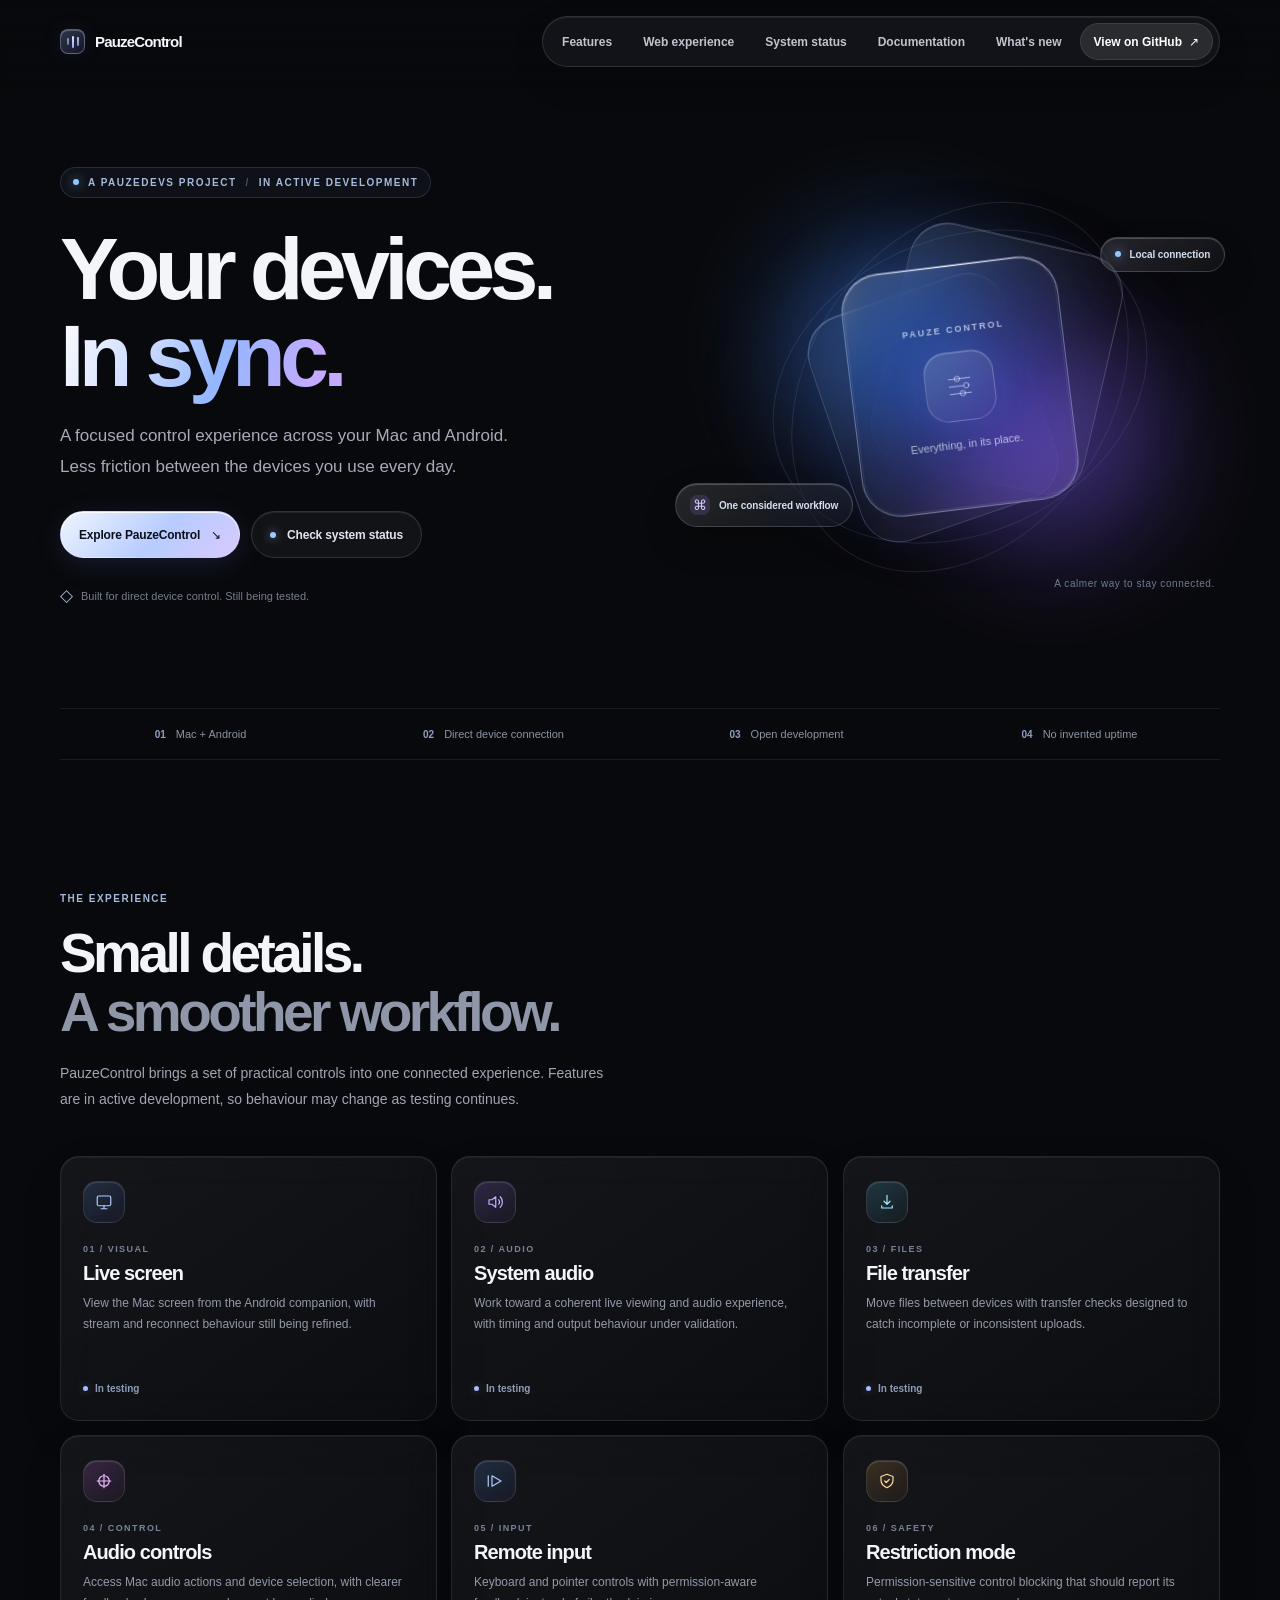
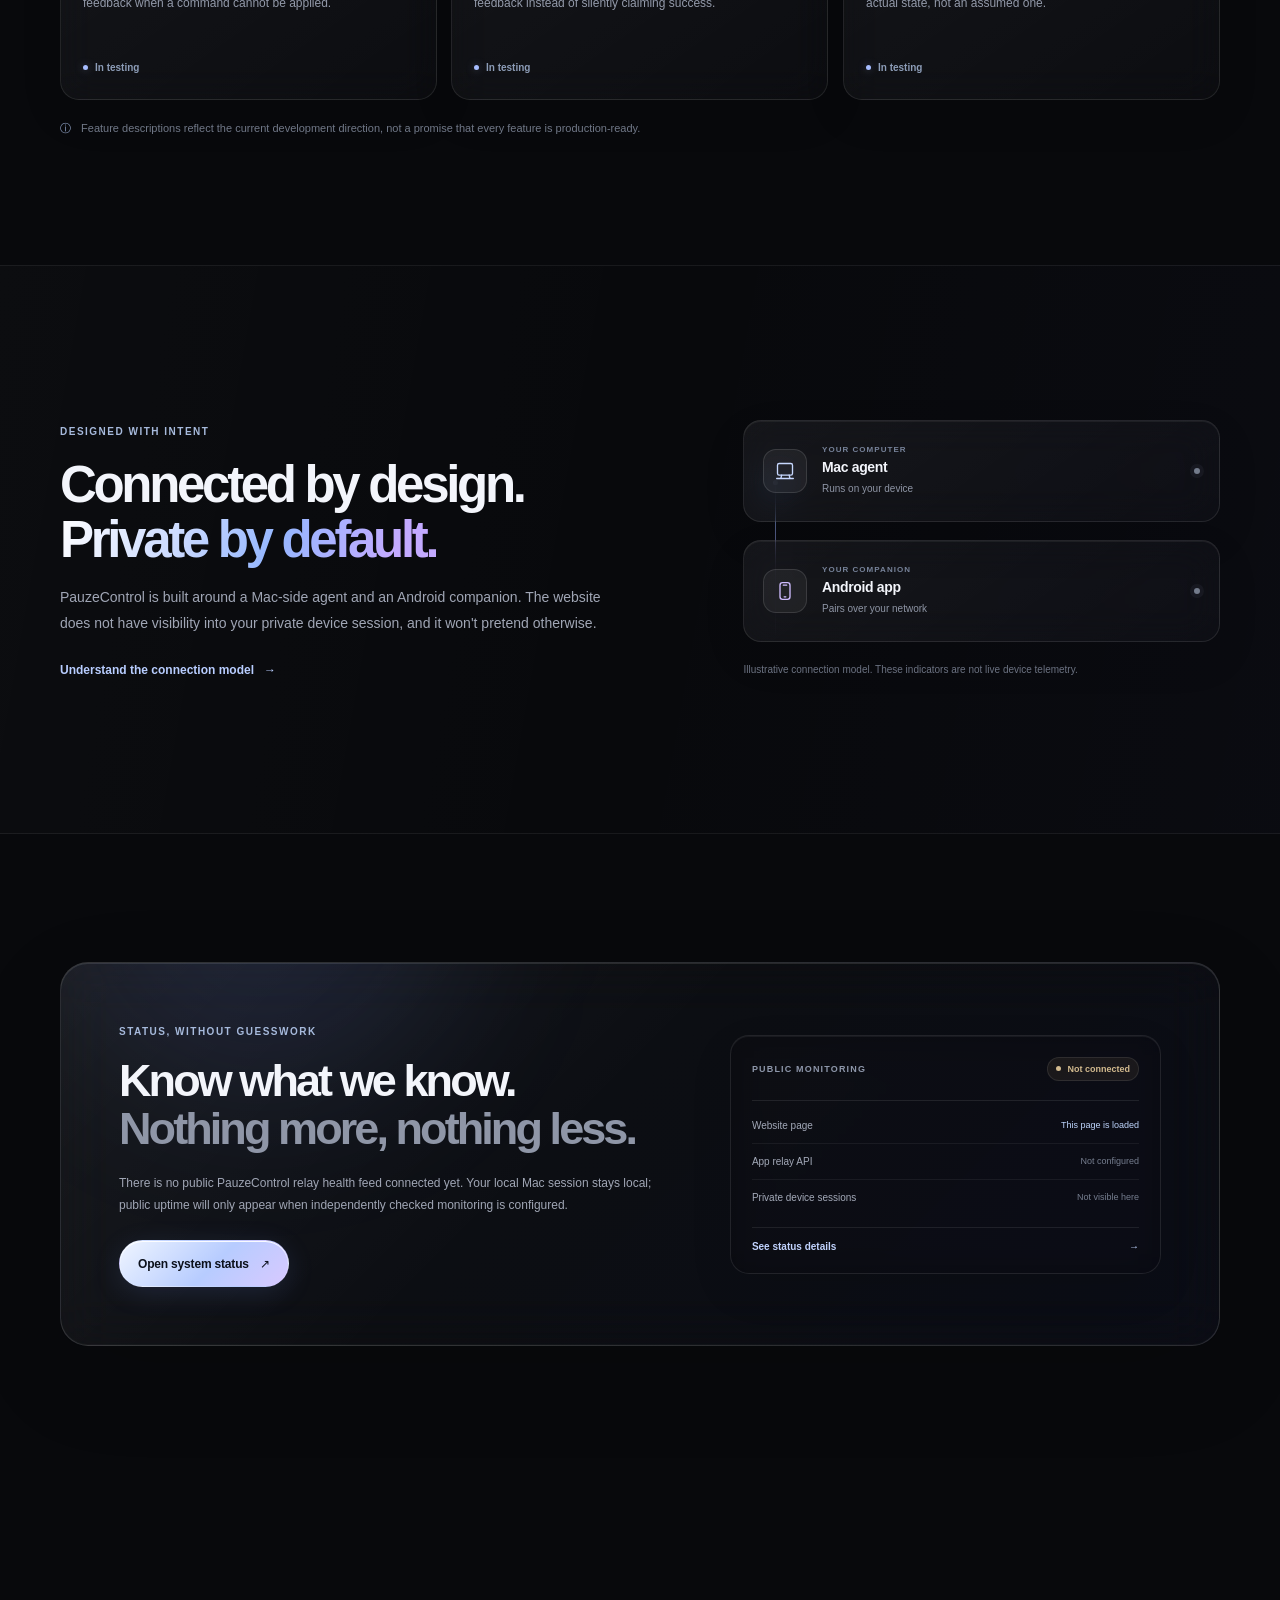
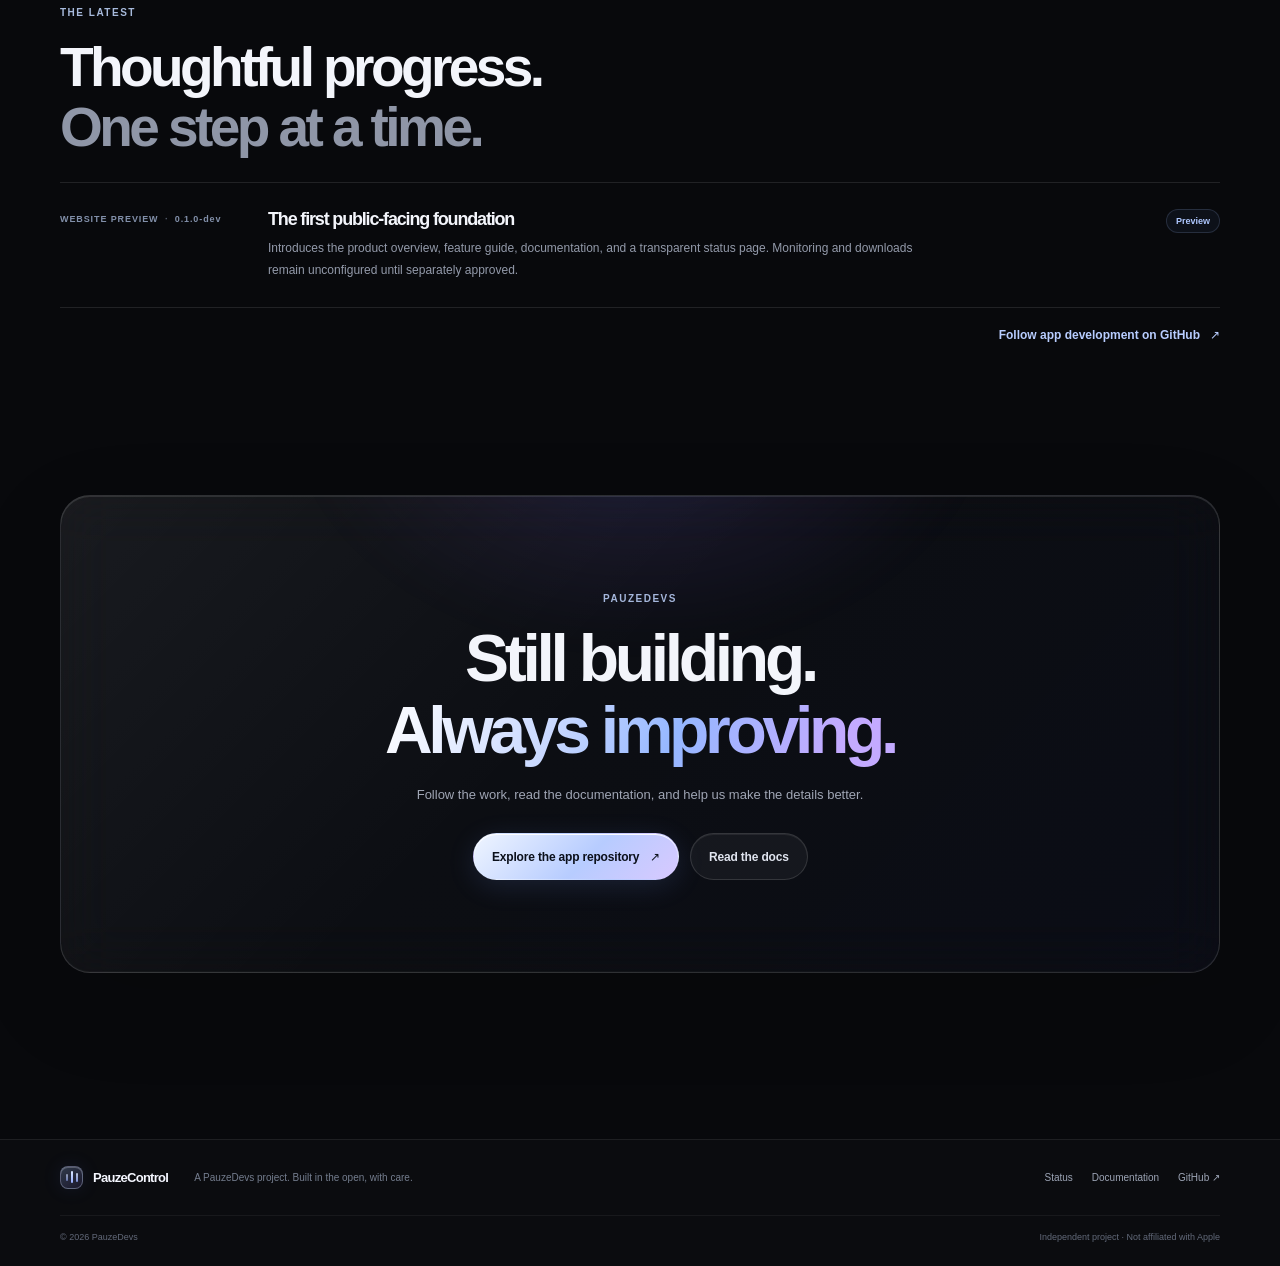
<file: index.html>
<!doctype html>
<html lang="en">
<head>
  <meta charset="utf-8">
  <meta name="viewport" content="width=device-width, initial-scale=1">
  <meta name="theme-color" content="#08090c">
  <meta name="description" content="PauzeControl connects your Mac and Android into one focused control experience. Explore features, documentation, and honest service status.">
  <link rel="canonical" href="https://pauzedevs.github.io/PauzeControl-Website/">
  <meta property="og:url" content="https://pauzedevs.github.io/PauzeControl-Website/">
  <meta name="twitter:card" content="summary">
  <meta name="twitter:title" content="PauzeControl — Your devices, in sync.">
  <meta name="twitter:description" content="A considered way to connect your Mac and Android.">
  <meta property="og:type" content="website">
  <meta property="og:title" content="PauzeControl — Your devices, in sync.">
  <meta property="og:description" content="A considered way to connect your Mac and Android.">
  <title>PauzeControl — Your devices, in sync.</title>
  <link rel="icon" href="assets/favicon.svg" type="image/svg+xml">
  <link rel="stylesheet" href="assets/css/styles.css">
  <script src="assets/js/main.js" defer></script>
</head>
<body>
  <a class="skip-link" href="#main">Skip to content</a>
  <div class="ambient ambient--one" aria-hidden="true"></div>
  <div class="ambient ambient--two" aria-hidden="true"></div>

  <header class="site-header" data-header>
    <div class="shell header-inner">
      <a class="brand" href="index.html" aria-label="PauzeControl home">
        <span class="brand-mark" aria-hidden="true"><span></span><span></span><span></span></span>
        <span>PauzeControl</span>
      </a>
      <button class="menu-toggle glass-icon" type="button" aria-expanded="false" aria-controls="primary-nav" data-menu-toggle>
        <span class="sr-only">Toggle navigation</span>
        <svg viewBox="0 0 24 24" aria-hidden="true"><path d="M4 7h16M4 17h16"/></svg>
      </button>
      <nav class="nav glass-nav" id="primary-nav" aria-label="Main navigation" data-nav>
        <a href="#features">Features</a>
        <a href="control.html">Web experience</a>
        <a href="status.html">System status</a>
        <a href="docs.html">Documentation</a>
        <a href="#changelog">What's new</a>
        <a class="nav-cta" href="https://github.com/PauzeDevs/PauzeControl" target="_blank" rel="noreferrer">View on GitHub <span aria-hidden="true">↗</span></a>
      </nav>
    </div>
  </header>

  <main id="main">
    <section class="hero shell section-pad">
      <div class="hero-copy reveal">
        <div class="eyebrow"><span class="eyebrow-dot"></span> A PauzeDevs project <span class="eyebrow-divider">/</span> In active development</div>
        <h1>Your devices.<br><span class="text-gradient">In sync.</span></h1>
        <p class="hero-lede">A focused control experience across your Mac and Android. Less friction between the devices you use every day.</p>
        <div class="hero-actions">
          <a class="button button-primary" href="#features">Explore PauzeControl <span aria-hidden="true">↘</span></a>
          <a class="button button-glass" href="status.html"><span class="button-status-dot"></span> Check system status</a>
        </div>
        <div class="hero-footnote"><span class="tiny-shield" aria-hidden="true">◇</span> Built for direct device control. Still being tested.</div>
      </div>

      <div class="hero-art reveal reveal-delay-1" aria-label="Abstract animated liquid glass artwork">
        <div class="art-orbit art-orbit--outer"></div>
        <div class="art-orbit art-orbit--inner"></div>
        <div class="art-light art-light--blue"></div>
        <div class="art-light art-light--violet"></div>
        <div class="glass-shape glass-shape--back"></div>
        <div class="glass-shape glass-shape--middle"></div>
        <div class="glass-shape glass-shape--front">
          <span class="glass-shine"></span>
          <span class="glass-shape-label">PAUZE CONTROL</span>
          <span class="glass-symbol" aria-hidden="true">
            <svg viewBox="0 0 64 64"><path d="M12 18h40M12 32h26M12 46h40"/><circle cx="44" cy="32" r="5"/><circle cx="28" cy="18" r="5"/><circle cx="36" cy="46" r="5"/></svg>
          </span>
          <span class="glass-shape-caption">Everything, in its place.</span>
        </div>
        <div class="art-pill art-pill--top glass-surface"><span class="pulse-dot"></span> Local connection</div>
        <div class="art-pill art-pill--bottom glass-surface"><span class="pill-icon" aria-hidden="true">⌘</span> One considered workflow</div>
        <div class="art-caption">A calmer way to stay connected.</div>
      </div>
    </section>

    <section class="trust-strip shell" aria-label="Project principles">
      <div class="trust-item"><span class="trust-icon">01</span><span>Mac + Android</span></div>
      <div class="trust-item"><span class="trust-icon">02</span><span>Direct device connection</span></div>
      <div class="trust-item"><span class="trust-icon">03</span><span>Open development</span></div>
      <div class="trust-item"><span class="trust-icon">04</span><span>No invented uptime</span></div>
    </section>

    <section class="section-pad shell" id="features">
      <div class="section-heading reveal">
        <span class="section-kicker">The experience</span>
        <h2>Small details.<br><span class="muted-heading">A smoother workflow.</span></h2>
        <p>PauzeControl brings a set of practical controls into one connected experience. Features are in active development, so behaviour may change as testing continues.</p>
      </div>
      <div class="feature-grid">
        <article class="feature-card glass-card reveal">
          <div class="feature-icon feature-icon--blue" aria-hidden="true"><svg viewBox="0 0 24 24"><rect x="3" y="4" width="18" height="13" rx="2"/><path d="M8 21h8M12 17v4"/></svg></div>
          <div class="feature-meta">01 / VISUAL</div>
          <h3>Live screen</h3>
          <p>View the Mac screen from the Android companion, with stream and reconnect behaviour still being refined.</p>
          <span class="feature-status"><span></span> In testing</span>
        </article>
        <article class="feature-card glass-card reveal reveal-delay-1">
          <div class="feature-icon feature-icon--violet" aria-hidden="true"><svg viewBox="0 0 24 24"><path d="M4 9v6h4l5 4V5L8 9H4Z"/><path d="M17 9a5 5 0 0 1 0 6M19 5a10 10 0 0 1 0 14"/></svg></div>
          <div class="feature-meta">02 / AUDIO</div>
          <h3>System audio</h3>
          <p>Work toward a coherent live viewing and audio experience, with timing and output behaviour under validation.</p>
          <span class="feature-status"><span></span> In testing</span>
        </article>
        <article class="feature-card glass-card reveal">
          <div class="feature-icon feature-icon--cyan" aria-hidden="true"><svg viewBox="0 0 24 24"><path d="M12 3v12m0 0 4-4m-4 4-4-4"/><path d="M5 17v3h14v-3"/></svg></div>
          <div class="feature-meta">03 / FILES</div>
          <h3>File transfer</h3>
          <p>Move files between devices with transfer checks designed to catch incomplete or inconsistent uploads.</p>
          <span class="feature-status"><span></span> In testing</span>
        </article>
        <article class="feature-card glass-card reveal reveal-delay-1">
          <div class="feature-icon feature-icon--pink" aria-hidden="true"><svg viewBox="0 0 24 24"><path d="M12 3v18M3 12h18"/><circle cx="12" cy="12" r="7"/></svg></div>
          <div class="feature-meta">04 / CONTROL</div>
          <h3>Audio controls</h3>
          <p>Access Mac audio actions and device selection, with clearer feedback when a command cannot be applied.</p>
          <span class="feature-status"><span></span> In testing</span>
        </article>
        <article class="feature-card glass-card reveal">
          <div class="feature-icon feature-icon--blue" aria-hidden="true"><svg viewBox="0 0 24 24"><path d="m8 5 12 7-12 7V5Z"/><path d="M3 5v14"/></svg></div>
          <div class="feature-meta">05 / INPUT</div>
          <h3>Remote input</h3>
          <p>Keyboard and pointer controls with permission-aware feedback instead of silently claiming success.</p>
          <span class="feature-status"><span></span> In testing</span>
        </article>
        <article class="feature-card glass-card reveal reveal-delay-1">
          <div class="feature-icon feature-icon--amber" aria-hidden="true"><svg viewBox="0 0 24 24"><path d="M12 3 20 6v5c0 5-3.5 8-8 10-4.5-2-8-5-8-10V6l8-3Z"/><path d="m9 12 2 2 4-4"/></svg></div>
          <div class="feature-meta">06 / SAFETY</div>
          <h3>Restriction mode</h3>
          <p>Permission-sensitive control blocking that should report its actual state, not an assumed one.</p>
          <span class="feature-status"><span></span> In testing</span>
        </article>
      </div>
      <p class="section-note"><span aria-hidden="true">ⓘ</span> Feature descriptions reflect the current development direction, not a promise that every feature is production-ready.</p>
    </section>

    <section class="connection-section section-pad">
      <div class="shell connection-layout">
        <div class="connection-copy reveal">
          <span class="section-kicker">Designed with intent</span>
          <h2>Connected by design.<br><span class="text-gradient">Private by default.</span></h2>
          <p>PauzeControl is built around a Mac-side agent and an Android companion. The website does not have visibility into your private device session, and it won't pretend otherwise.</p>
          <a class="text-link" href="docs.html">Understand the connection model <span aria-hidden="true">→</span></a>
        </div>
        <div class="connection-visual reveal reveal-delay-1">
          <div class="connection-line" aria-hidden="true"><span></span></div>
          <div class="connection-node glass-card">
            <div class="node-symbol node-symbol--mac" aria-hidden="true"><svg viewBox="0 0 24 24"><rect x="3" y="3" width="18" height="14" rx="2"/><path d="M2 21h20M8 17l-1 4m10-4 1 4"/></svg></div>
            <div><span class="node-overline">YOUR COMPUTER</span><strong>Mac agent</strong><small>Runs on your device</small></div>
            <span class="node-dot node-dot--neutral" aria-label="Device state is not monitored here"></span>
          </div>
          <div class="connection-node glass-card">
            <div class="node-symbol node-symbol--phone" aria-hidden="true"><svg viewBox="0 0 24 24"><rect x="6" y="2" width="12" height="20" rx="3"/><path d="M10 5h4M11 19h2"/></svg></div>
            <div><span class="node-overline">YOUR COMPANION</span><strong>Android app</strong><small>Pairs over your network</small></div>
            <span class="node-dot node-dot--neutral" aria-label="Device state is not monitored here"></span>
          </div>
          <p class="connection-disclaimer">Illustrative connection model. These indicators are not live device telemetry.</p>
        </div>
      </div>
    </section>

    <section class="section-pad shell" id="status-preview">
      <div class="status-banner glass-panel reveal">
        <div class="status-banner-copy">
          <span class="section-kicker">Status, without guesswork</span>
          <h2>Know what we know.<br><span class="muted-heading">Nothing more, nothing less.</span></h2>
          <p>There is no public PauzeControl relay health feed connected yet. Your local Mac session stays local; public uptime will only appear when independently checked monitoring is configured.</p>
          <a class="button button-primary" href="status.html">Open system status <span aria-hidden="true">↗</span></a>
        </div>
        <div class="status-mini glass-card">
          <div class="status-mini-top"><span class="status-mini-label">PUBLIC MONITORING</span><span class="status-pill status-pill--pending"><span></span> Not connected</span></div>
          <div class="status-mini-divider"></div>
          <div class="status-mini-row"><span>Website page</span><span class="status-value">This page is loaded</span></div>
          <div class="status-mini-row"><span>App relay API</span><span class="status-value status-value--muted">Not configured</span></div>
          <div class="status-mini-row"><span>Private device sessions</span><span class="status-value status-value--muted">Not visible here</span></div>
          <a href="status.html" class="status-mini-link">See status details <span aria-hidden="true">→</span></a>
        </div>
      </div>
    </section>

    <section class="section-pad shell" id="changelog">
      <div class="section-heading section-heading--compact reveal">
        <span class="section-kicker">The latest</span>
        <h2>Thoughtful progress.<br><span class="muted-heading">One step at a time.</span></h2>
      </div>
      <div class="changelog-list">
        <article class="changelog-item reveal">
          <div class="changelog-date">WEBSITE PREVIEW <span>·</span> 0.1.0-dev</div>
          <div class="changelog-body"><h3>The first public-facing foundation</h3><p>Introduces the product overview, feature guide, documentation, and a transparent status page. Monitoring and downloads remain unconfigured until separately approved.</p></div>
          <span class="changelog-tag">Preview</span>
        </article>
      </div>
      <div class="changelog-footer"><a class="text-link" href="https://github.com/PauzeDevs/PauzeControl/commits/main" target="_blank" rel="noreferrer">Follow app development on GitHub <span aria-hidden="true">↗</span></a></div>
    </section>

    <section class="final-cta shell section-pad">
      <div class="final-cta-card glass-panel reveal">
        <div class="cta-orb" aria-hidden="true"></div>
        <span class="section-kicker">PauzeDevs</span>
        <h2>Still building.<br><span class="text-gradient">Always improving.</span></h2>
        <p>Follow the work, read the documentation, and help us make the details better.</p>
        <div class="hero-actions hero-actions--center">
          <a class="button button-primary" href="https://github.com/PauzeDevs/PauzeControl" target="_blank" rel="noreferrer">Explore the app repository <span aria-hidden="true">↗</span></a>
          <a class="button button-glass" href="docs.html">Read the docs</a>
        </div>
      </div>
    </section>
  </main>

  <footer class="site-footer">
    <div class="shell footer-main">
      <a class="brand brand--footer" href="index.html">
        <span class="brand-mark" aria-hidden="true"><span></span><span></span><span></span></span>
        <span>PauzeControl</span>
      </a>
      <p>A PauzeDevs project. Built in the open, with care.</p>
      <div class="footer-links"><a href="status.html">Status</a><a href="docs.html">Documentation</a><a href="https://github.com/PauzeDevs/PauzeControl" target="_blank" rel="noreferrer">GitHub ↗</a></div>
    </div>
    <div class="shell footer-bottom"><span>© <span data-year>2026</span> PauzeDevs</span><span>Independent project · Not affiliated with Apple</span></div>
  </footer>
</body>
</html>
</file>
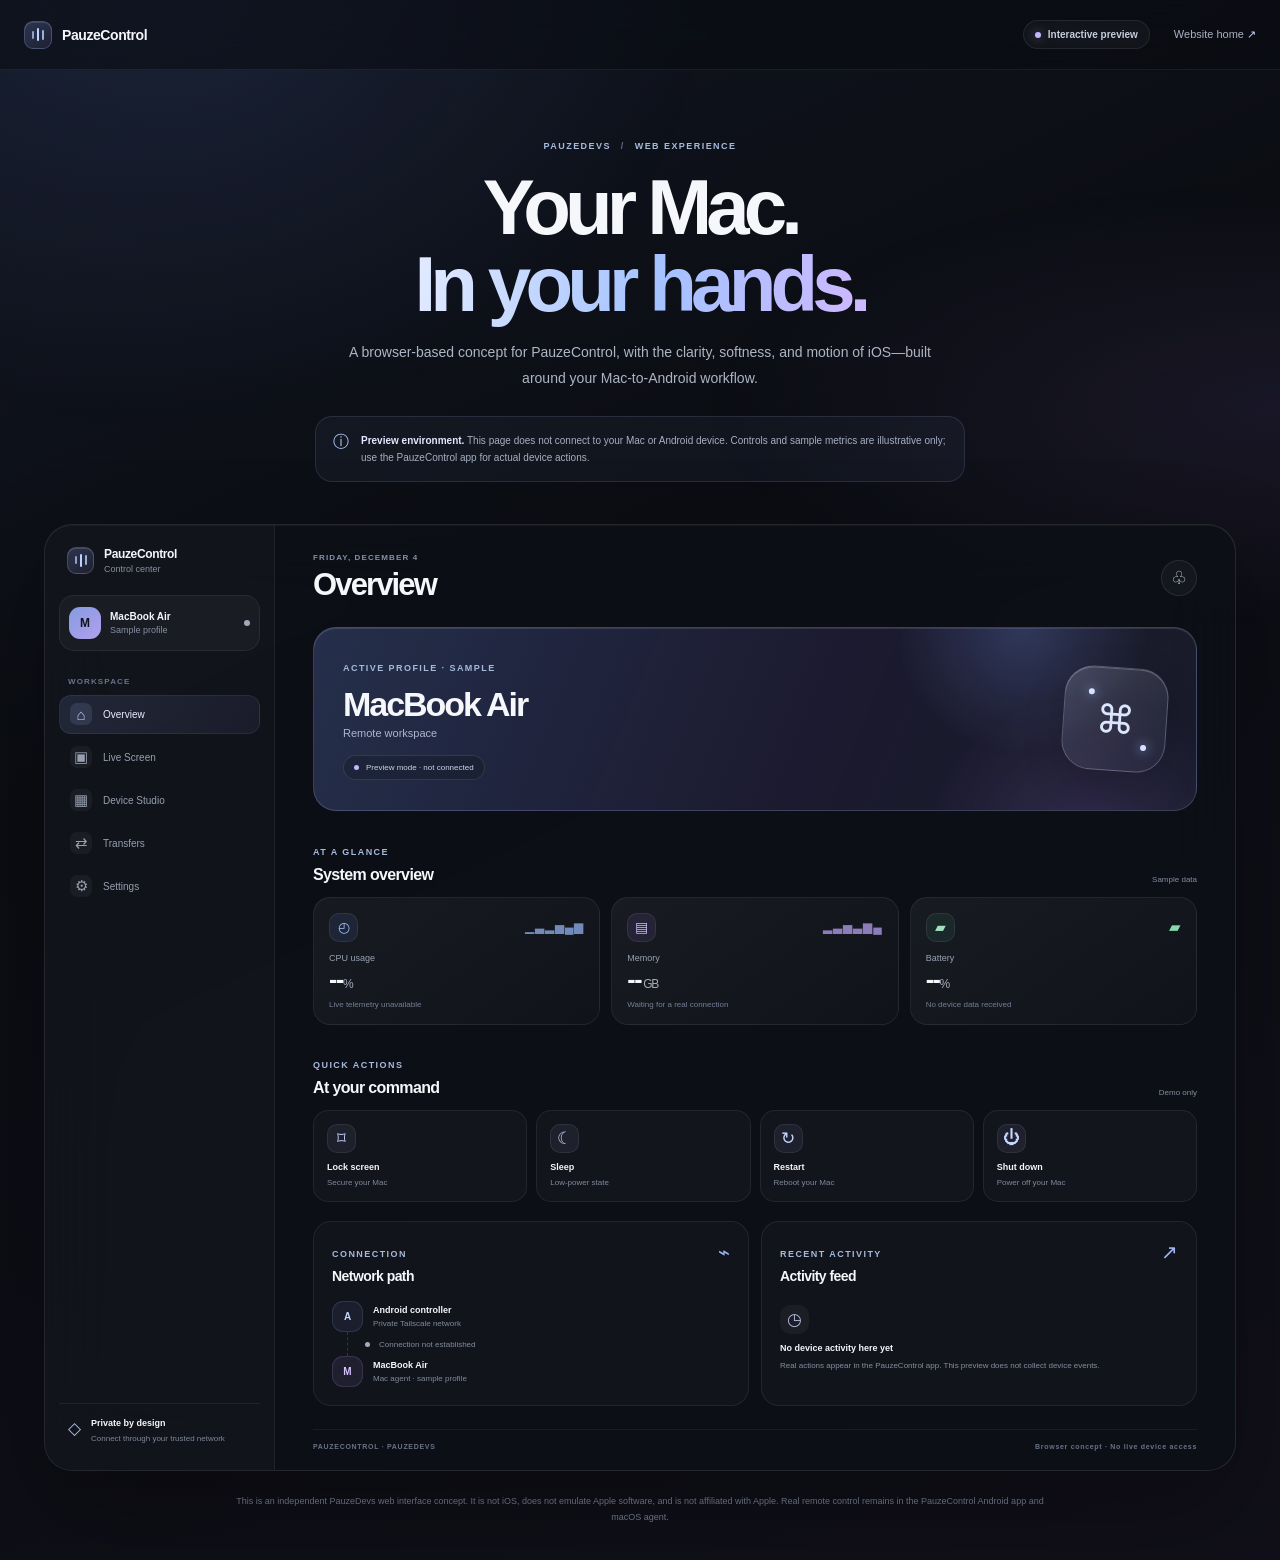
<file: control.html>
<!doctype html>
<html lang="en">
<head>
  <meta charset="utf-8">
  <meta name="viewport" content="width=device-width, initial-scale=1">
  <meta name="theme-color" content="#0b0d12">
  <meta name="description" content="Explore an iOS-inspired browser interface for PauzeControl, the private Mac-to-Android control project by PauzeDevs. Interactive preview; no live device connection.">
  <link rel="canonical" href="https://pauzedevs.github.io/PauzeControl-Website/control.html">
  <meta property="og:type" content="website">
  <meta property="og:title" content="PauzeControl Web Experience">
  <meta property="og:description" content="A project-specific, iOS-inspired web interface for PauzeControl. Interactive preview, not a live connection.">
  <meta property="og:url" content="https://pauzedevs.github.io/PauzeControl-Website/control.html">
  <meta name="twitter:card" content="summary">
  <title>PauzeControl Web Experience — PauzeDevs</title>
  <link rel="icon" href="assets/favicon.svg" type="image/svg+xml">
  <link rel="stylesheet" href="assets/css/control.css">
  <script src="assets/js/control.js" defer></script>
</head>
<body>
  <a class="pcw-skip" href="#main">Skip to content</a>
  <div class="pcw-backdrop" aria-hidden="true"></div>
  <header class="pcw-topbar">
    <a class="pcw-brand" href="index.html" aria-label="PauzeControl website home">
      <span class="pcw-mark" aria-hidden="true"><i></i><i></i><i></i></span>
      <span>PauzeControl</span>
    </a>
    <div class="pcw-topbar-right">
      <span class="pcw-preview-tag"><span></span> Interactive preview</span>
      <a class="pcw-back-link" href="index.html">Website home <span aria-hidden="true">↗</span></a>
    </div>
  </header>

  <main id="main" class="pcw-shell">
    <section class="pcw-intro">
      <p class="pcw-eyebrow">PAUZEDEVS <span>/</span> WEB EXPERIENCE</p>
      <h1>Your Mac.<br><span>In your hands.</span></h1>
      <p class="pcw-intro-copy">A browser-based concept for PauzeControl, with the clarity, softness, and motion of iOS—built around your Mac-to-Android workflow.</p>
      <div class="pcw-disclaimer"><span aria-hidden="true">ⓘ</span><p><strong>Preview environment.</strong> This page does not connect to your Mac or Android device. Controls and sample metrics are illustrative only; use the PauzeControl app for actual device actions.</p></div>
    </section>

    <section class="pcw-app" aria-label="PauzeControl web interface preview">
      <aside class="pcw-sidebar">
        <div class="pcw-sidebar-heading">
          <span class="pcw-mini-mark" aria-hidden="true"><i></i><i></i><i></i></span>
          <div><strong>PauzeControl</strong><small>Control center</small></div>
        </div>
        <div class="pcw-profile-card">
          <div class="pcw-avatar" aria-hidden="true">M</div>
          <div class="pcw-profile-text"><strong data-profile-name>MacBook Air</strong><span>Sample profile</span></div>
          <span class="pcw-demo-dot" title="Demo profile"></span>
        </div>
        <p class="pcw-nav-label">WORKSPACE</p>
        <nav class="pcw-nav" aria-label="Preview sections">
          <button type="button" class="is-active" data-view="overview" aria-current="page"><span class="pcw-nav-icon">⌂</span> Overview</button>
          <button type="button" data-view="screen"><span class="pcw-nav-icon">▣</span> Live Screen</button>
          <button type="button" data-view="devices"><span class="pcw-nav-icon">▦</span> Device Studio</button>
          <button type="button" data-view="transfers"><span class="pcw-nav-icon">⇄</span> Transfers</button>
          <button type="button" data-view="settings"><span class="pcw-nav-icon">⚙</span> Settings</button>
        </nav>
        <div class="pcw-sidebar-foot"><span class="pcw-lock">◇</span><span><strong>Private by design</strong><small>Connect through your trusted network</small></span></div>
      </aside>

      <div class="pcw-workspace">
        <div class="pcw-mobile-head">
          <span class="pcw-mini-mark" aria-hidden="true"><i></i><i></i><i></i></span>
          <strong>PauzeControl</strong>
          <span class="pcw-preview-tag"><span></span> Demo</span>
        </div>
        <nav class="pcw-mobile-nav" aria-label="Preview sections on mobile">
          <button type="button" class="is-active" data-view="overview" aria-current="page"><span>⌂</span>Overview</button>
          <button type="button" data-view="screen"><span>▣</span>Screen</button>
          <button type="button" data-view="devices"><span>▦</span>Devices</button>
          <button type="button" data-view="transfers"><span>⇄</span>Transfers</button>
          <button type="button" data-view="settings"><span>⚙</span>Settings</button>
        </nav>
        <div class="pcw-workspace-top">
          <div><p class="pcw-date" data-local-date>YOUR WORKSPACE</p><h2 data-page-title>Overview</h2></div>
          <button type="button" class="pcw-round-button" data-toast="Notifications are not connected in this preview." aria-label="Preview notifications">♧</button>
        </div>

        <section class="pcw-view is-visible" data-panel="overview">
          <article class="pcw-hero-card">
            <div class="pcw-hero-orb pcw-hero-orb-a"></div><div class="pcw-hero-orb pcw-hero-orb-b"></div>
            <div class="pcw-hero-content">
              <span class="pcw-overline">ACTIVE PROFILE · SAMPLE</span>
              <h3 data-hero-profile>MacBook Air</h3>
              <p>Remote workspace</p>
              <span class="pcw-status-pill"><span></span> Preview mode · not connected</span>
            </div>
            <div class="pcw-hero-glyph" aria-hidden="true"><span>⌘</span><i></i><i></i></div>
          </article>

          <div class="pcw-section-title"><div><p class="pcw-overline">AT A GLANCE</p><h3>System overview</h3></div><span class="pcw-demo-caption">Sample data</span></div>
          <div class="pcw-metrics">
            <article class="pcw-metric"><div class="pcw-metric-top"><span class="pcw-metric-icon pcw-blue">◴</span><span class="pcw-spark pcw-spark-blue" aria-hidden="true">▁▃▂▅▄▆</span></div><p>CPU usage</p><strong>--<small>%</small></strong><span class="pcw-metric-foot">Live telemetry unavailable</span></article>
            <article class="pcw-metric"><div class="pcw-metric-top"><span class="pcw-metric-icon pcw-purple">▤</span><span class="pcw-spark pcw-spark-purple" aria-hidden="true">▂▃▅▃▆▄</span></div><p>Memory</p><strong>--<small> GB</small></strong><span class="pcw-metric-foot">Waiting for a real connection</span></article>
            <article class="pcw-metric"><div class="pcw-metric-top"><span class="pcw-metric-icon pcw-green">▰</span><span class="pcw-battery-icon" aria-hidden="true">▰</span></div><p>Battery</p><strong>--<small>%</small></strong><span class="pcw-metric-foot">No device data received</span></article>
          </div>

          <div class="pcw-section-title pcw-actions-heading"><div><p class="pcw-overline">QUICK ACTIONS</p><h3>At your command</h3></div><span class="pcw-demo-caption">Demo only</span></div>
          <div class="pcw-actions">
            <button type="button" data-toast="Preview only — open PauzeControl on Android to send a real command." class="pcw-action"><span class="pcw-action-icon">⌑</span><strong>Lock screen</strong><small>Secure your Mac</small></button>
            <button type="button" data-toast="Preview only — sleep is not sent to any device." class="pcw-action"><span class="pcw-action-icon">☾</span><strong>Sleep</strong><small>Low-power state</small></button>
            <button type="button" data-toast="Preview only — restart is not sent to any device." class="pcw-action"><span class="pcw-action-icon">↻</span><strong>Restart</strong><small>Reboot your Mac</small></button>
            <button type="button" data-toast="Preview only — shutdown is not sent to any device." class="pcw-action"><span class="pcw-action-icon">⏻</span><strong>Shut down</strong><small>Power off your Mac</small></button>
          </div>

          <div class="pcw-bottom-grid">
            <article class="pcw-subcard"><div class="pcw-subcard-head"><div><p class="pcw-overline">CONNECTION</p><h3>Network path</h3></div><span class="pcw-mini-symbol">⌁</span></div><div class="pcw-connection-line"><span class="pcw-connection-node">A</span><div><strong>Android controller</strong><small>Private Tailscale network</small></div></div><div class="pcw-connector"><i></i><small>Connection not established</small></div><div class="pcw-connection-line"><span class="pcw-connection-node pcw-node-mac">M</span><div><strong data-profile-name>MacBook Air</strong><small>Mac agent · sample profile</small></div></div></article>
            <article class="pcw-subcard"><div class="pcw-subcard-head"><div><p class="pcw-overline">RECENT ACTIVITY</p><h3>Activity feed</h3></div><span class="pcw-mini-symbol">↗</span></div><div class="pcw-empty-activity"><span>◷</span><strong>No device activity here yet</strong><p>Real actions appear in the PauzeControl app. This preview does not collect device events.</p></div></article>
          </div>
        </section>

        <section class="pcw-view" data-panel="screen" hidden>
          <div class="pcw-panel-heading"><div><p class="pcw-overline">REMOTE DISPLAY</p><h3>Live Screen</h3><p>Watch or interact with your Mac when connected in the app.</p></div><span class="pcw-screen-badge">Preview</span></div>
          <div class="pcw-screen-preview"><div class="pcw-screen-menu"><span>●</span><span>●</span><span>●</span><small>PAUZECONTROL · SAMPLE SCREEN</small></div><div class="pcw-screen-center"><span class="pcw-screen-symbol">⌘</span><strong>No stream connected</strong><p>The H.264 display feed is available through the native PauzeControl setup—not this standalone preview.</p></div><div class="pcw-screen-footer"><span>VIEW MODE · DEMO</span><span>— FPS</span></div></div>
          <div class="pcw-segment" role="group" aria-label="Screen preview mode"><button type="button" class="is-selected" data-screen-mode="view">View</button><button type="button" data-screen-mode="control">Control</button></div>
          <button type="button" class="pcw-primary-button" data-toast="No live stream is connected. Open PauzeControl on Android to use Live Screen.">Connect to Live Screen <span>↗</span></button>
        </section>

        <section class="pcw-view" data-panel="devices" hidden>
          <div class="pcw-panel-heading"><div><p class="pcw-overline">DEVICE STUDIO</p><h3>Your Macs, together.</h3><p>Switch between sample profiles to preview the multi-device workflow.</p></div><span class="pcw-screen-badge">Demo</span></div>
          <div class="pcw-device-list">
            <button type="button" class="pcw-device-option is-selected" data-profile="MacBook Air"><span class="pcw-device-icon">▱</span><span><strong>MacBook Air</strong><small>Sample profile · no connection</small></span><span class="pcw-device-check">✓</span></button>
            <button type="button" class="pcw-device-option" data-profile="Mac mini"><span class="pcw-device-icon">▣</span><span><strong>Mac mini</strong><small>Sample profile · no connection</small></span><span class="pcw-device-check">✓</span></button>
            <button type="button" class="pcw-device-option" data-profile="Studio Mac"><span class="pcw-device-icon">▤</span><span><strong>Studio Mac</strong><small>Sample profile · no connection</small></span><span class="pcw-device-check">✓</span></button>
          </div>
          <button type="button" class="pcw-primary-button" data-toast="Profile changes in this page are local demo state only. Save real device profiles in the Android app.">Manage profiles in app <span>↗</span></button>
          <p class="pcw-note">These are example profile names. No hostnames, pairing secrets, or real device records are stored on this page.</p>
        </section>

        <section class="pcw-view" data-panel="transfers" hidden>
          <div class="pcw-panel-heading"><div><p class="pcw-overline">MOVE THINGS SAFELY</p><h3>Transfers</h3><p>Manual clipboard and file transfers, designed for deliberate actions.</p></div><span class="pcw-screen-badge">Preview</span></div>
          <div class="pcw-transfer-grid">
            <article class="pcw-transfer-card"><span class="pcw-transfer-icon">▤</span><h4>Clipboard</h4><p>Send or retrieve text only when you choose to. No background clipboard polling.</p><button type="button" data-toast="Clipboard access is disabled in this browser preview. Use the PauzeControl app on your trusted network.">Open clipboard <span>→</span></button></article>
            <article class="pcw-transfer-card"><span class="pcw-transfer-icon">⇧</span><h4>File transfer</h4><p>Move selected files through your private connection. Existing files are not overwritten.</p><button type="button" data-toast="File transfer is not connected here. Use the PauzeControl app and Mac agent.">Choose file <span>→</span></button></article>
            <article class="pcw-transfer-card"><span class="pcw-transfer-icon">♫</span><h4>Audio devices</h4><p>Preview the feature area for selecting your Mac's input and output devices.</p><button type="button" data-toast="Audio device discovery needs a connected Mac agent; none is active in this preview.">Audio settings <span>→</span></button></article>
          </div>
          <p class="pcw-note">Privacy-first by design: this page never asks for your pairing secret or uploads files.</p>
        </section>

        <section class="pcw-view" data-panel="settings" hidden>
          <div class="pcw-panel-heading"><div><p class="pcw-overline">YOUR ENVIRONMENT</p><h3>Settings</h3><p>A few interface preferences for this web preview.</p></div><span class="pcw-screen-badge">Local</span></div>
          <div class="pcw-setting-list">
            <div class="pcw-setting"><span class="pcw-setting-icon">◐</span><div><strong>Appearance</strong><small>Dark glass interface</small></div><span class="pcw-setting-value">Dark</span></div>
            <div class="pcw-setting"><span class="pcw-setting-icon">⌁</span><div><strong>Network</strong><small>Private Tailscale connection</small></div><span class="pcw-setting-value">Not connected</span></div>
            <div class="pcw-setting"><span class="pcw-setting-icon">♧</span><div><strong>Notifications</strong><small>Device alerts need app connection</small></div><span class="pcw-setting-value">Off</span></div>
            <div class="pcw-setting"><span class="pcw-setting-icon">◇</span><div><strong>Security</strong><small>Never enter a real pairing secret here</small></div><span class="pcw-setting-value">Protected</span></div>
          </div>
          <a class="pcw-primary-button pcw-link-button" href="https://github.com/PauzeDevs/PauzeControl" target="_blank" rel="noreferrer">View source repository <span>↗</span></a>
        </section>

        <div class="pcw-toast" role="status" aria-live="polite" data-toast-area hidden></div>
        <footer class="pcw-workspace-foot"><span>PAUZECONTROL · PAUZEDEVS</span><span>Browser concept · No live device access</span></footer>
      </div>
    </section>
    <p class="pcw-disclaimer-bottom">This is an independent PauzeDevs web interface concept. It is not iOS, does not emulate Apple software, and is not affiliated with Apple. Real remote control remains in the PauzeControl Android app and macOS agent.</p>
  </main>
</body>
</html>
</file>
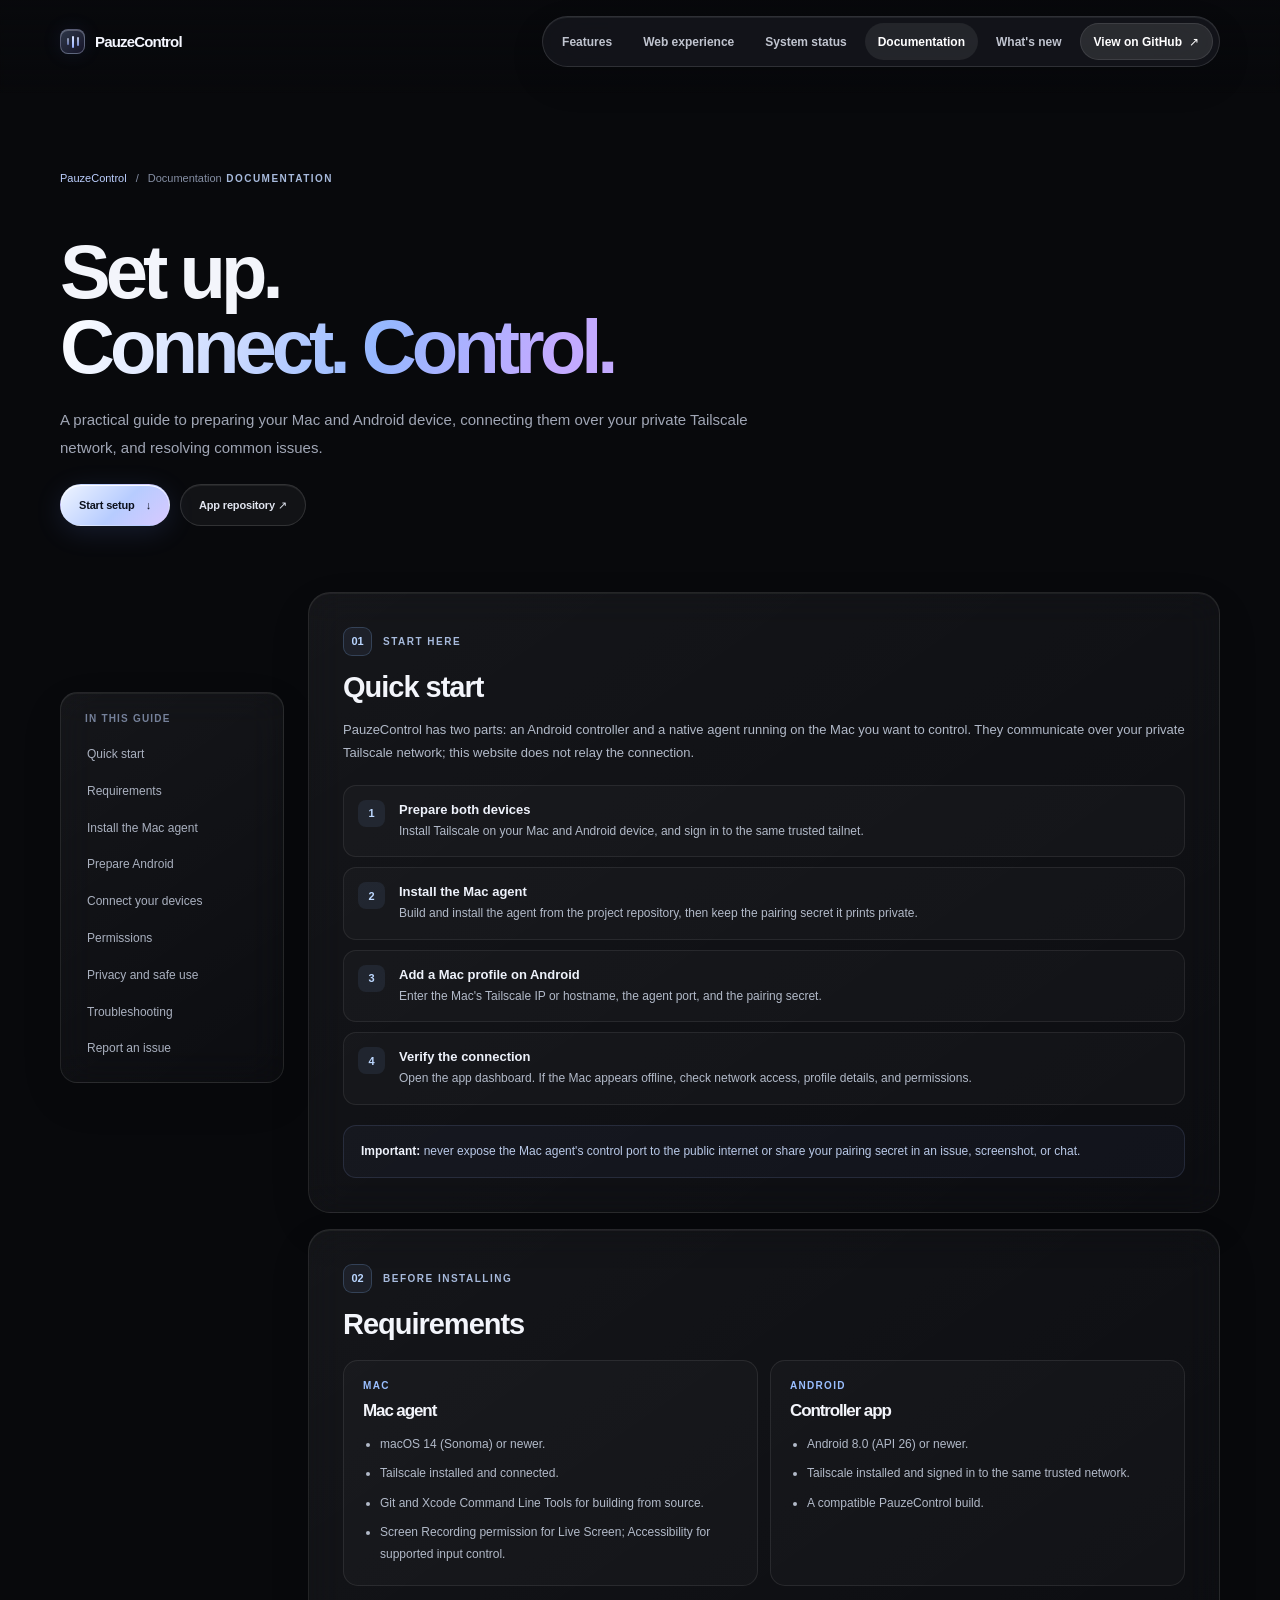
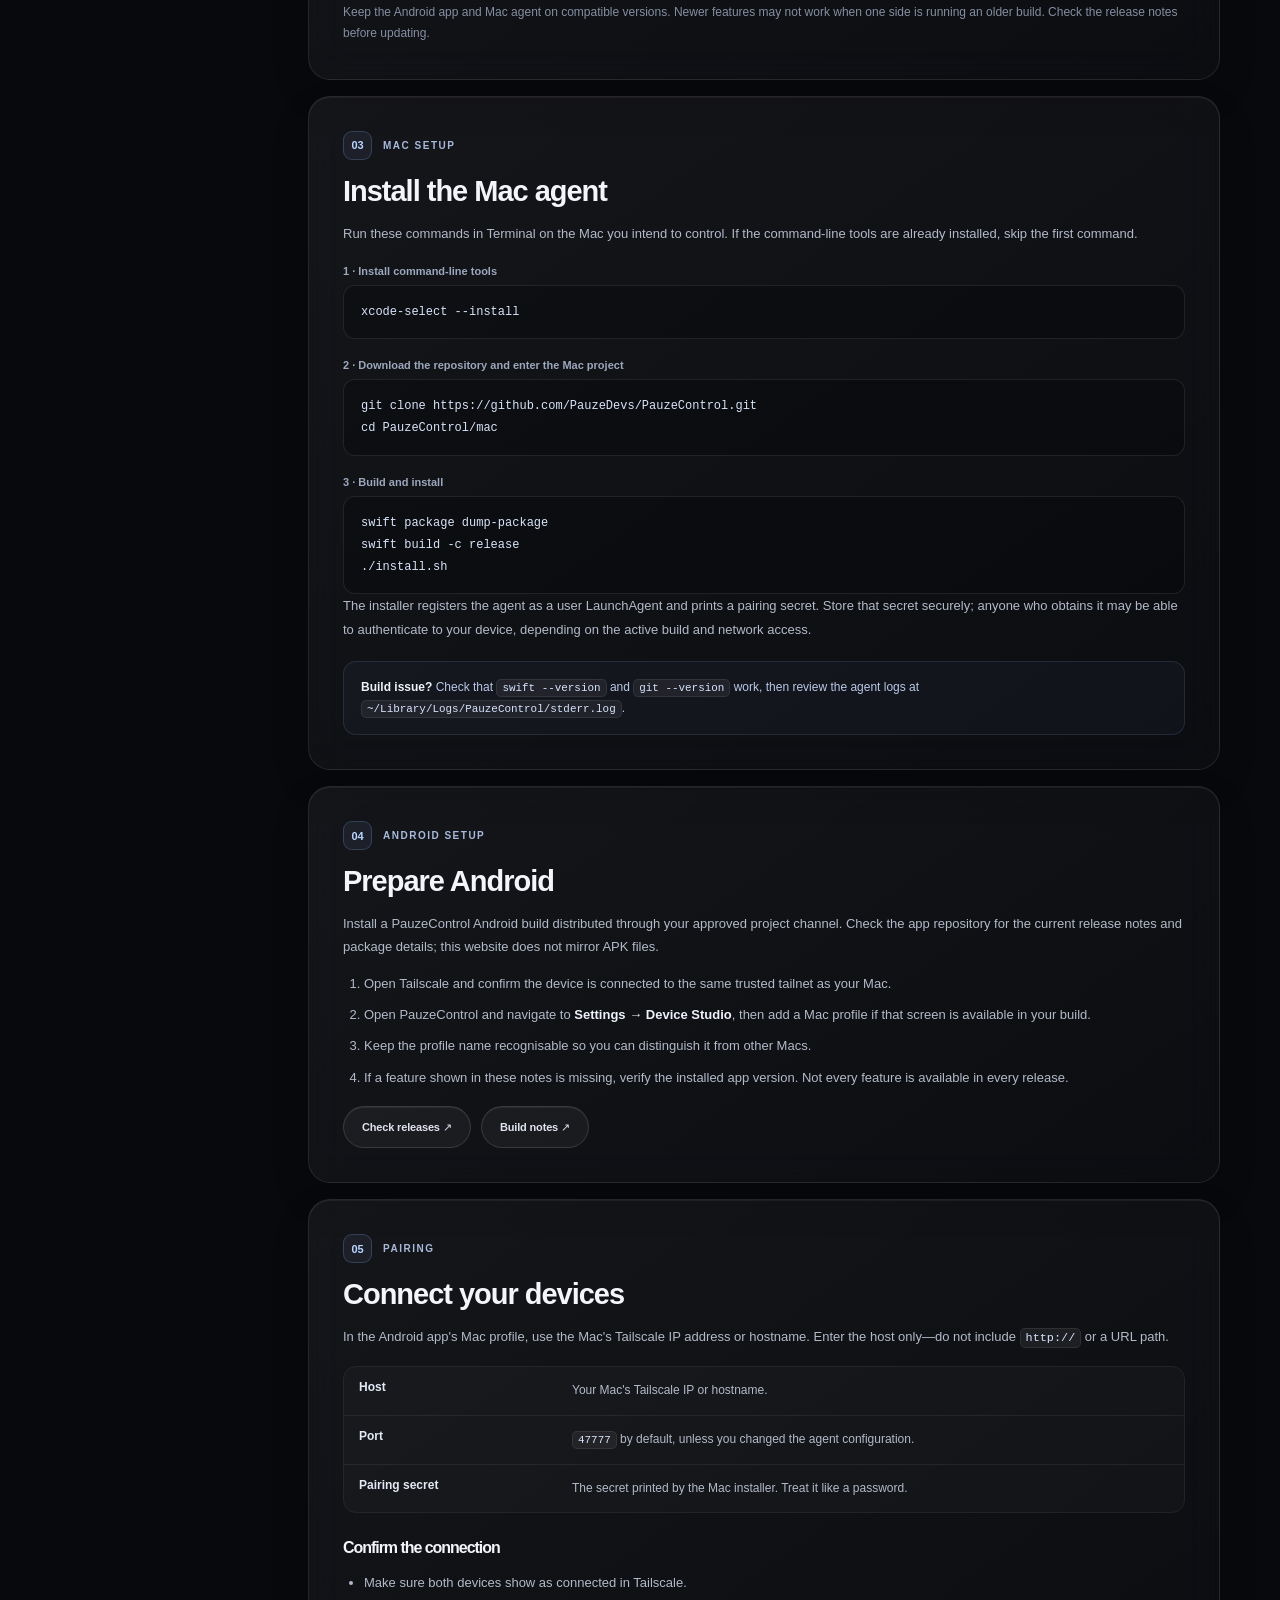
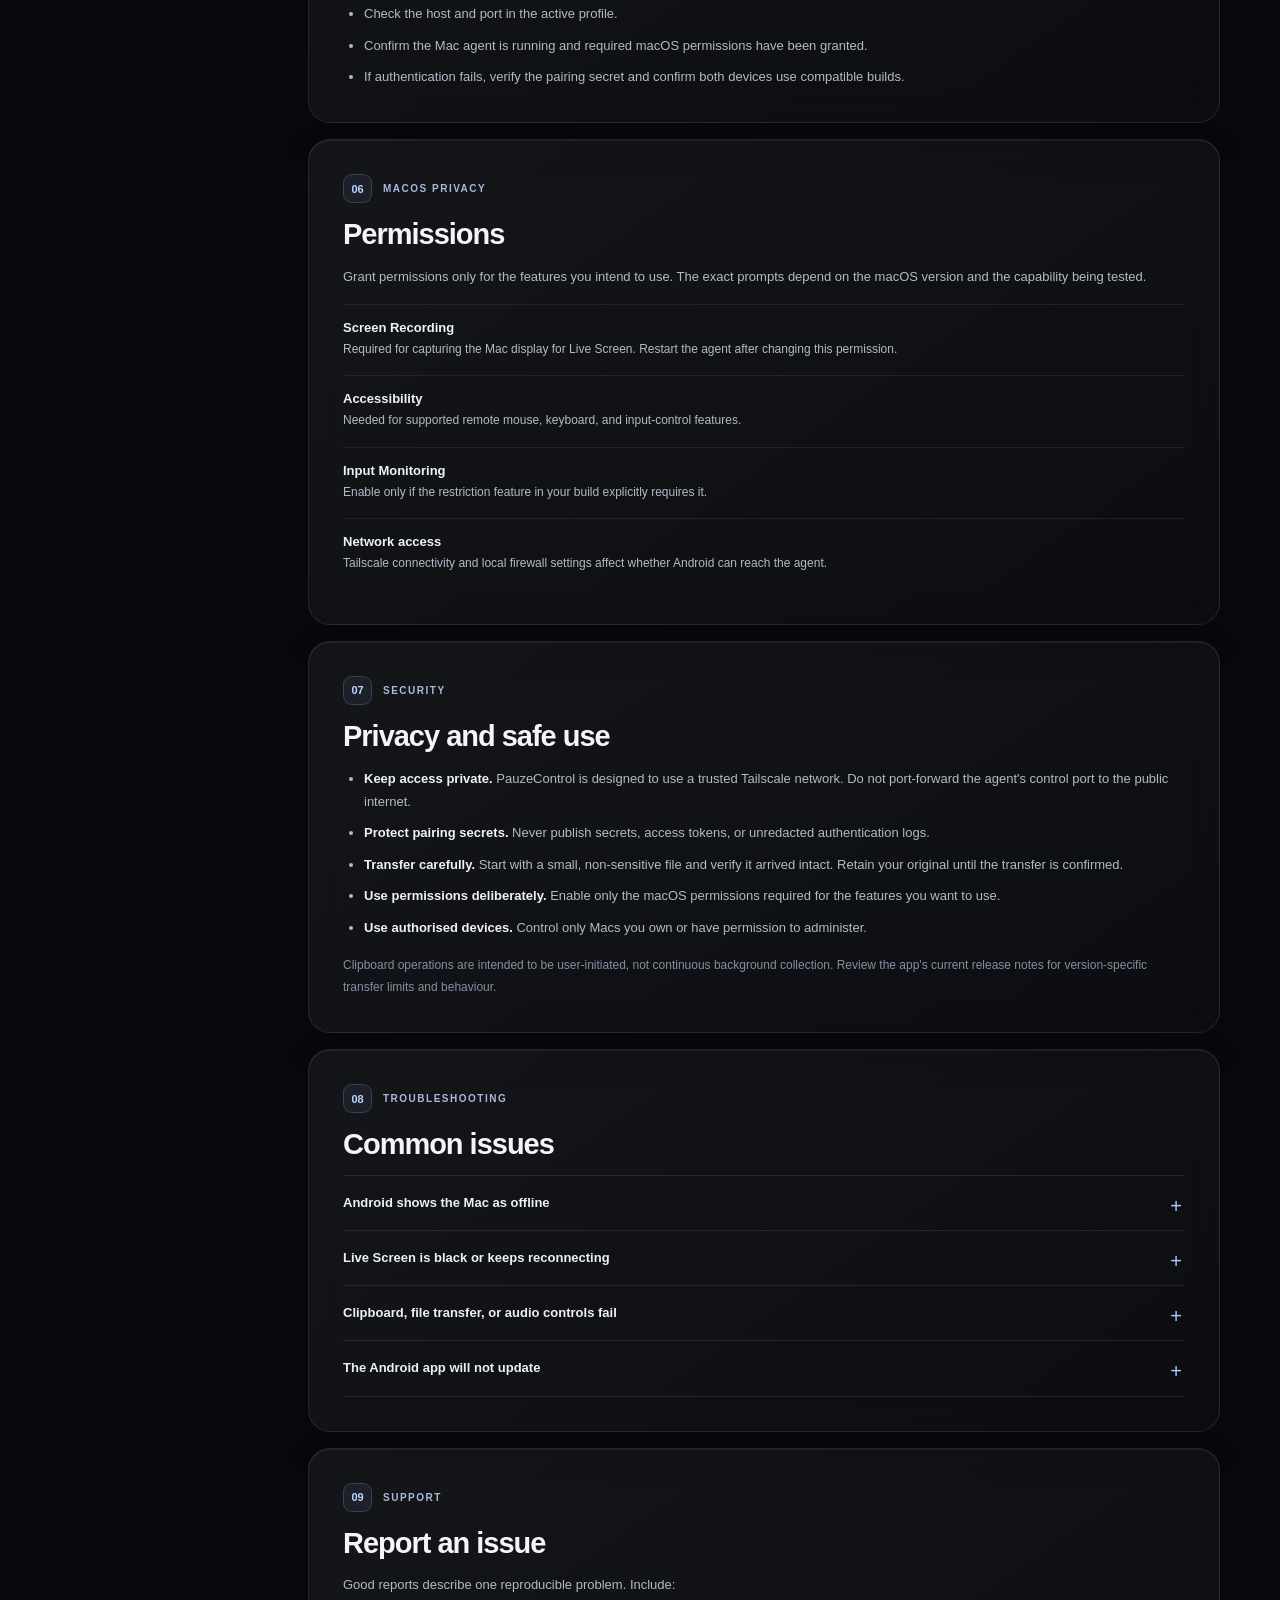
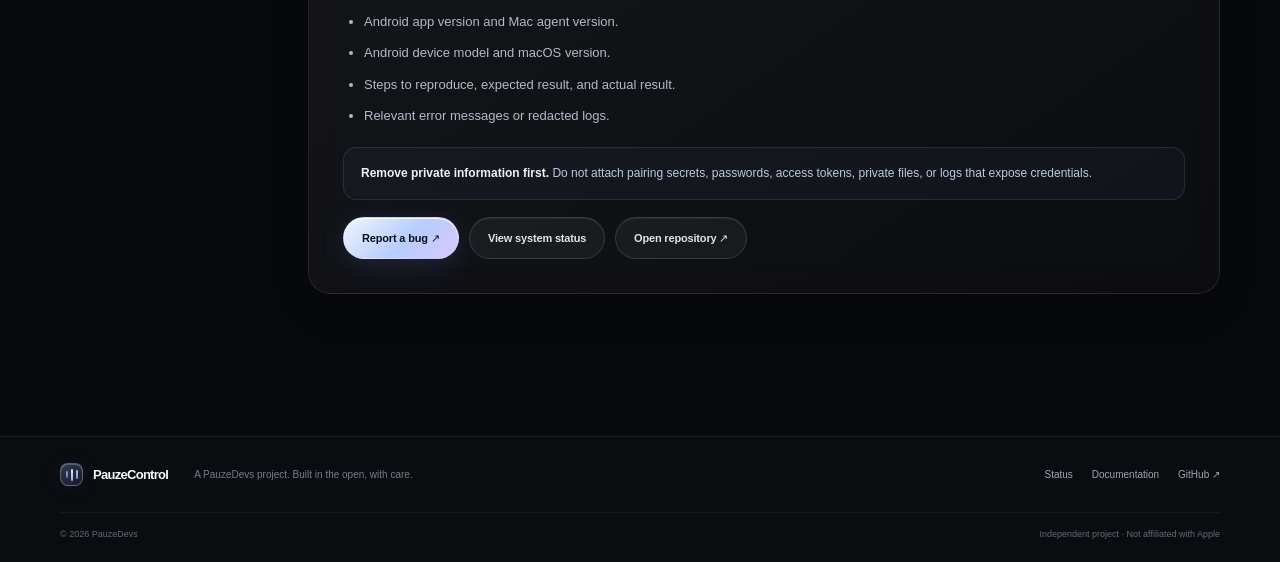
<file: docs.html>
<!doctype html>
<html lang="en">
<head>
  <meta charset="utf-8">
  <meta name="viewport" content="width=device-width, initial-scale=1">
  <meta name="theme-color" content="#08090c">
  <meta name="description" content="Practical PauzeControl setup guide: requirements, Mac agent installation, Android pairing, permissions, transfers, and troubleshooting.">
  <link rel="canonical" href="https://pauzedevs.github.io/PauzeControl-Website/docs.html">
  <meta property="og:type" content="website">
  <meta property="og:title" content="Documentation — PauzeControl">
  <meta property="og:description" content="Install, connect, and troubleshoot PauzeControl with clear step-by-step guidance.">
  <meta property="og:url" content="https://pauzedevs.github.io/PauzeControl-Website/docs.html">
  <meta name="twitter:card" content="summary">
  <title>Documentation — PauzeControl</title>
  <link rel="icon" href="assets/favicon.svg" type="image/svg+xml">
  <link rel="stylesheet" href="assets/css/styles.css">
  <script src="assets/js/main.js" defer></script>
</head>
<body>
  <a class="skip-link" href="#main">Skip to content</a>
  <div class="ambient ambient--one" aria-hidden="true"></div>
  <div class="ambient ambient--two" aria-hidden="true"></div>
  <header class="site-header" data-header>
    <div class="shell header-inner">
      <a class="brand" href="index.html" aria-label="PauzeControl home"><span class="brand-mark" aria-hidden="true"><span></span><span></span><span></span></span><span>PauzeControl</span></a>
      <button class="menu-toggle glass-icon" type="button" aria-expanded="false" aria-controls="primary-nav" data-menu-toggle><span class="sr-only">Toggle navigation</span><svg viewBox="0 0 24 24" aria-hidden="true"><path d="M4 7h16M4 17h16"/></svg></button>
      <nav class="nav glass-nav" id="primary-nav" aria-label="Main navigation" data-nav>
        <a href="index.html#features">Features</a>
        <a href="control.html">Web experience</a>
        <a href="status.html">System status</a>
        <a href="docs.html" aria-current="page">Documentation</a>
        <a href="index.html#changelog">What's new</a>
        <a class="nav-cta" href="https://github.com/PauzeDevs/PauzeControl" target="_blank" rel="noreferrer">View on GitHub <span aria-hidden="true">↗</span></a>
      </nav>
    </div>
  </header>

  <main id="main">
    <section class="page-hero shell">
      <div class="breadcrumb"><a href="index.html">PauzeControl</a><span aria-hidden="true">/</span><span>Documentation</span></div>
      <div class="section-kicker">Documentation</div>
      <h1>Set up.<br><span class="text-gradient">Connect. Control.</span></h1>
      <p>A practical guide to preparing your Mac and Android device, connecting them over your private Tailscale network, and resolving common issues.</p>
      <div class="docs-links docs-hero-links">
        <a class="button button-primary" href="#quick-start">Start setup <span aria-hidden="true">↓</span></a>
        <a class="button button-glass" href="https://github.com/PauzeDevs/PauzeControl" target="_blank" rel="noreferrer">App repository ↗</a>
      </div>
    </section>

    <section class="shell page-content docs-page">
      <div class="docs-grid">
        <aside class="docs-nav glass-card" aria-label="Documentation sections">
          <div class="docs-nav-label">IN THIS GUIDE</div>
          <a href="#quick-start">Quick start</a>
          <a href="#requirements">Requirements</a>
          <a href="#mac-agent">Install the Mac agent</a>
          <a href="#android-app">Prepare Android</a>
          <a href="#connect">Connect your devices</a>
          <a href="#permissions">Permissions</a>
          <a href="#safe-use">Privacy and safe use</a>
          <a href="#troubleshooting">Troubleshooting</a>
          <a href="#reporting">Report an issue</a>
        </aside>

        <article class="docs-article">
          <section class="docs-block glass-card" id="quick-start">
            <div class="docs-section-top"><span class="docs-number">01</span><span class="section-kicker">START HERE</span></div>
            <h2>Quick start</h2>
            <p>PauzeControl has two parts: an Android controller and a native agent running on the Mac you want to control. They communicate over your private Tailscale network; this website does not relay the connection.</p>
            <div class="docs-steps">
              <div class="docs-step"><span>1</span><div><strong>Prepare both devices</strong><p>Install Tailscale on your Mac and Android device, and sign in to the same trusted tailnet.</p></div></div>
              <div class="docs-step"><span>2</span><div><strong>Install the Mac agent</strong><p>Build and install the agent from the project repository, then keep the pairing secret it prints private.</p></div></div>
              <div class="docs-step"><span>3</span><div><strong>Add a Mac profile on Android</strong><p>Enter the Mac's Tailscale IP or hostname, the agent port, and the pairing secret.</p></div></div>
              <div class="docs-step"><span>4</span><div><strong>Verify the connection</strong><p>Open the app dashboard. If the Mac appears offline, check network access, profile details, and permissions.</p></div></div>
            </div>
            <div class="docs-callout"><strong>Important:</strong> never expose the Mac agent's control port to the public internet or share your pairing secret in an issue, screenshot, or chat.</div>
          </section>

          <section class="docs-block glass-card" id="requirements">
            <div class="docs-section-top"><span class="docs-number">02</span><span class="section-kicker">BEFORE INSTALLING</span></div>
            <h2>Requirements</h2>
            <div class="docs-platform-grid">
              <div class="docs-platform">
                <div class="docs-platform-label">MAC</div>
                <h3>Mac agent</h3>
                <ul>
                  <li>macOS 14 (Sonoma) or newer.</li>
                  <li>Tailscale installed and connected.</li>
                  <li>Git and Xcode Command Line Tools for building from source.</li>
                  <li>Screen Recording permission for Live Screen; Accessibility for supported input control.</li>
                </ul>
              </div>
              <div class="docs-platform">
                <div class="docs-platform-label">ANDROID</div>
                <h3>Controller app</h3>
                <ul>
                  <li>Android 8.0 (API 26) or newer.</li>
                  <li>Tailscale installed and signed in to the same trusted network.</li>
                  <li>A compatible PauzeControl build.</li>
                </ul>
              </div>
            </div>
            <p class="docs-muted">Keep the Android app and Mac agent on compatible versions. Newer features may not work when one side is running an older build. Check the release notes before updating.</p>
          </section>

          <section class="docs-block glass-card" id="mac-agent">
            <div class="docs-section-top"><span class="docs-number">03</span><span class="section-kicker">MAC SETUP</span></div>
            <h2>Install the Mac agent</h2>
            <p>Run these commands in Terminal on the Mac you intend to control. If the command-line tools are already installed, skip the first command.</p>
            <div class="docs-code-label">1 · Install command-line tools</div>
            <pre class="docs-code"><code>xcode-select --install</code></pre>
            <div class="docs-code-label">2 · Download the repository and enter the Mac project</div>
            <pre class="docs-code"><code>git clone https://github.com/PauzeDevs/PauzeControl.git
cd PauzeControl/mac</code></pre>
            <div class="docs-code-label">3 · Build and install</div>
            <pre class="docs-code"><code>swift package dump-package
swift build -c release
./install.sh</code></pre>
            <p>The installer registers the agent as a user LaunchAgent and prints a pairing secret. Store that secret securely; anyone who obtains it may be able to authenticate to your device, depending on the active build and network access.</p>
            <div class="docs-callout"><strong>Build issue?</strong> Check that <code>swift --version</code> and <code>git --version</code> work, then review the agent logs at <code>~/Library/Logs/PauzeControl/stderr.log</code>.</div>
          </section>

          <section class="docs-block glass-card" id="android-app">
            <div class="docs-section-top"><span class="docs-number">04</span><span class="section-kicker">ANDROID SETUP</span></div>
            <h2>Prepare Android</h2>
            <p>Install a PauzeControl Android build distributed through your approved project channel. Check the app repository for the current release notes and package details; this website does not mirror APK files.</p>
            <ol>
              <li>Open Tailscale and confirm the device is connected to the same trusted tailnet as your Mac.</li>
              <li>Open PauzeControl and navigate to <strong>Settings → Device Studio</strong>, then add a Mac profile if that screen is available in your build.</li>
              <li>Keep the profile name recognisable so you can distinguish it from other Macs.</li>
              <li>If a feature shown in these notes is missing, verify the installed app version. Not every feature is available in every release.</li>
            </ol>
            <div class="docs-links"><a class="button button-glass" href="https://github.com/PauzeDevs/PauzeControl/releases" target="_blank" rel="noreferrer">Check releases ↗</a><a class="button button-glass" href="https://github.com/PauzeDevs/PauzeControl/blob/main/docs/BUILD_NOTES.md" target="_blank" rel="noreferrer">Build notes ↗</a></div>
          </section>

          <section class="docs-block glass-card" id="connect">
            <div class="docs-section-top"><span class="docs-number">05</span><span class="section-kicker">PAIRING</span></div>
            <h2>Connect your devices</h2>
            <p>In the Android app's Mac profile, use the Mac's Tailscale IP address or hostname. Enter the host only—do not include <code>http://</code> or a URL path.</p>
            <div class="docs-field-list">
              <div><span>Host</span><p>Your Mac's Tailscale IP or hostname.</p></div>
              <div><span>Port</span><p><code>47777</code> by default, unless you changed the agent configuration.</p></div>
              <div><span>Pairing secret</span><p>The secret printed by the Mac installer. Treat it like a password.</p></div>
            </div>
            <h3>Confirm the connection</h3>
            <ul>
              <li>Make sure both devices show as connected in Tailscale.</li>
              <li>Check the host and port in the active profile.</li>
              <li>Confirm the Mac agent is running and required macOS permissions have been granted.</li>
              <li>If authentication fails, verify the pairing secret and confirm both devices use compatible builds.</li>
            </ul>
          </section>

          <section class="docs-block glass-card" id="permissions">
            <div class="docs-section-top"><span class="docs-number">06</span><span class="section-kicker">MACOS PRIVACY</span></div>
            <h2>Permissions</h2>
            <p>Grant permissions only for the features you intend to use. The exact prompts depend on the macOS version and the capability being tested.</p>
            <div class="docs-permission-list">
              <div><strong>Screen Recording</strong><p>Required for capturing the Mac display for Live Screen. Restart the agent after changing this permission.</p></div>
              <div><strong>Accessibility</strong><p>Needed for supported remote mouse, keyboard, and input-control features.</p></div>
              <div><strong>Input Monitoring</strong><p>Enable only if the restriction feature in your build explicitly requires it.</p></div>
              <div><strong>Network access</strong><p>Tailscale connectivity and local firewall settings affect whether Android can reach the agent.</p></div>
            </div>
          </section>

          <section class="docs-block glass-card" id="safe-use">
            <div class="docs-section-top"><span class="docs-number">07</span><span class="section-kicker">SECURITY</span></div>
            <h2>Privacy and safe use</h2>
            <ul>
              <li><strong>Keep access private.</strong> PauzeControl is designed to use a trusted Tailscale network. Do not port-forward the agent's control port to the public internet.</li>
              <li><strong>Protect pairing secrets.</strong> Never publish secrets, access tokens, or unredacted authentication logs.</li>
              <li><strong>Transfer carefully.</strong> Start with a small, non-sensitive file and verify it arrived intact. Retain your original until the transfer is confirmed.</li>
              <li><strong>Use permissions deliberately.</strong> Enable only the macOS permissions required for the features you want to use.</li>
              <li><strong>Use authorised devices.</strong> Control only Macs you own or have permission to administer.</li>
            </ul>
            <p class="docs-muted">Clipboard operations are intended to be user-initiated, not continuous background collection. Review the app's current release notes for version-specific transfer limits and behaviour.</p>
          </section>

          <section class="docs-block glass-card" id="troubleshooting">
            <div class="docs-section-top"><span class="docs-number">08</span><span class="section-kicker">TROUBLESHOOTING</span></div>
            <h2>Common issues</h2>
            <details class="docs-faq">
              <summary>Android shows the Mac as offline</summary>
              <ul>
                <li>Reconnect Tailscale on both devices and verify they are in the same tailnet.</li>
                <li>Check the Mac's Tailscale IP or hostname and port <code>47777</code>.</li>
                <li>Confirm the Mac agent is running and the correct profile is active.</li>
                <li>Check the pairing secret and the Mac agent's error log.</li>
              </ul>
            </details>
            <details class="docs-faq">
              <summary>Live Screen is black or keeps reconnecting</summary>
              <ul>
                <li>Confirm Screen Recording permission is enabled on the Mac.</li>
                <li>Restart the agent after changing permissions.</li>
                <li>Try a lower stream quality if the network is unstable.</li>
              </ul>
            </details>
            <details class="docs-faq">
              <summary>Clipboard, file transfer, or audio controls fail</summary>
              <ul>
                <li>Check that the Android app and Mac agent both support that feature.</li>
                <li>Confirm the correct Mac profile is selected.</li>
                <li>Review the Mac agent's error log for details.</li>
              </ul>
            </details>
            <details class="docs-faq">
              <summary>The Android app will not update</summary>
              <p>An APK update generally needs to be signed with the same certificate as the installed app. A debug build may use a different key. Back up local data before uninstalling an app to resolve a signing mismatch.</p>
            </details>
          </section>

          <section class="docs-block glass-card" id="reporting">
            <div class="docs-section-top"><span class="docs-number">09</span><span class="section-kicker">SUPPORT</span></div>
            <h2>Report an issue</h2>
            <p>Good reports describe one reproducible problem. Include:</p>
            <ul>
              <li>Android app version and Mac agent version.</li>
              <li>Android device model and macOS version.</li>
              <li>Steps to reproduce, expected result, and actual result.</li>
              <li>Relevant error messages or redacted logs.</li>
            </ul>
            <div class="docs-callout"><strong>Remove private information first.</strong> Do not attach pairing secrets, passwords, access tokens, private files, or logs that expose credentials.</div>
            <div class="docs-links">
              <a class="button button-primary" href="https://github.com/PauzeDevs/PauzeControl/issues" target="_blank" rel="noreferrer">Report a bug ↗</a>
              <a class="button button-glass" href="status.html">View system status</a>
              <a class="button button-glass" href="https://github.com/PauzeDevs/PauzeControl" target="_blank" rel="noreferrer">Open repository ↗</a>
            </div>
          </section>
        </article>
      </div>
    </section>
  </main>

  <footer class="site-footer">
    <div class="shell footer-main"><a class="brand brand--footer" href="index.html"><span class="brand-mark" aria-hidden="true"><span></span><span></span><span></span></span><span>PauzeControl</span></a><p>A PauzeDevs project. Built in the open, with care.</p><div class="footer-links"><a href="status.html">Status</a><a href="docs.html">Documentation</a><a href="https://github.com/PauzeDevs/PauzeControl" target="_blank" rel="noreferrer">GitHub ↗</a></div></div>
    <div class="shell footer-bottom"><span>© <span data-year>2026</span> PauzeDevs</span><span>Independent project · Not affiliated with Apple</span></div>
  </footer>
</body>
</html>
</file>
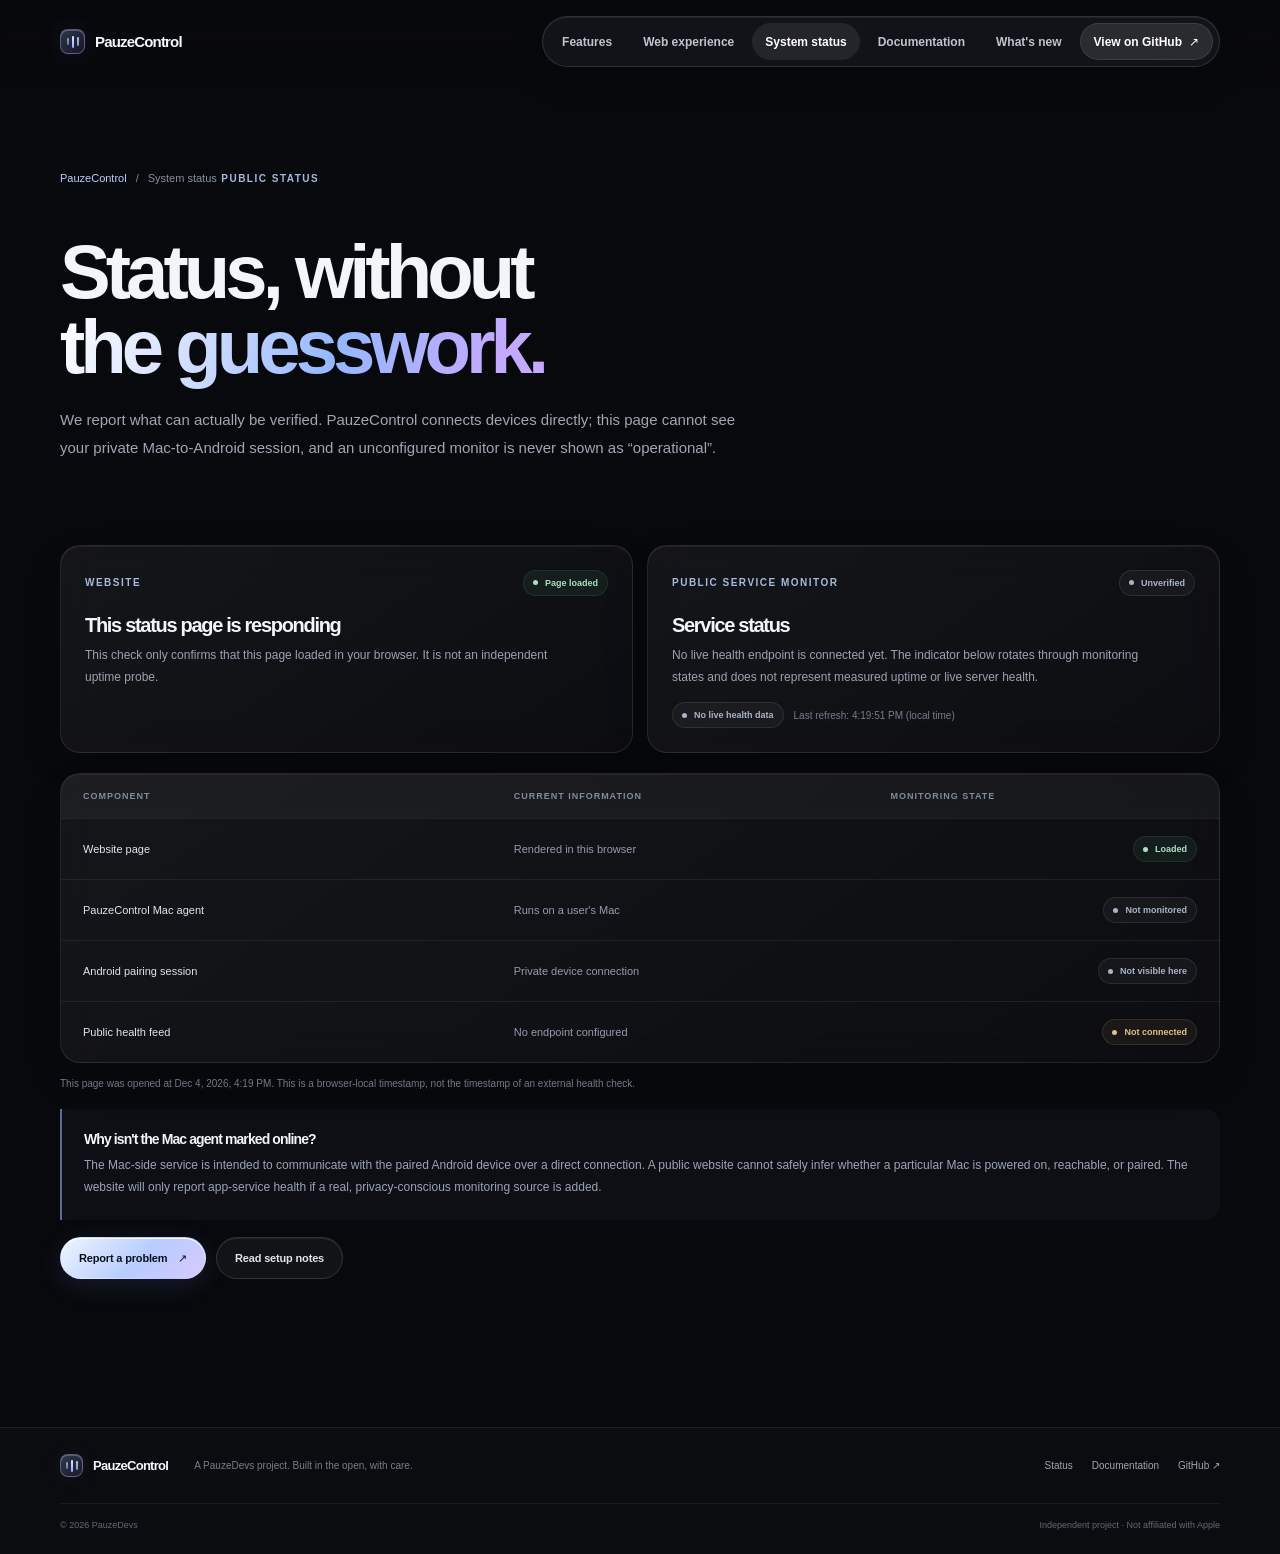
<file: status.html>
<!doctype html>
<html lang="en">
<head>
  <meta charset="utf-8">
  <meta name="viewport" content="width=device-width, initial-scale=1">
  <meta name="theme-color" content="#08090c">
  <meta name="description" content="PauzeControl service status and monitoring scope. No uptime is reported unless it is independently monitored.">
  <link rel="canonical" href="https://pauzedevs.github.io/PauzeControl-Website/status.html">
  <meta property="og:type" content="website">
  <meta property="og:title" content="System status — PauzeControl">
  <meta property="og:description" content="See what PauzeControl can verify, and what is not connected to public monitoring.">
  <meta property="og:url" content="https://pauzedevs.github.io/PauzeControl-Website/status.html">
  <meta name="twitter:card" content="summary">
  <title>System status — PauzeControl</title>
  <link rel="icon" href="assets/favicon.svg" type="image/svg+xml">
  <link rel="stylesheet" href="assets/css/styles.css">
  <script src="assets/js/main.js" defer></script>
</head>
<body>
  <a class="skip-link" href="#main">Skip to content</a>
  <div class="ambient ambient--one" aria-hidden="true"></div>
  <div class="ambient ambient--two" aria-hidden="true"></div>
  <header class="site-header" data-header>
    <div class="shell header-inner">
      <a class="brand" href="index.html" aria-label="PauzeControl home"><span class="brand-mark" aria-hidden="true"><span></span><span></span><span></span></span><span>PauzeControl</span></a>
      <button class="menu-toggle glass-icon" type="button" aria-expanded="false" aria-controls="primary-nav" data-menu-toggle><span class="sr-only">Toggle navigation</span><svg viewBox="0 0 24 24" aria-hidden="true"><path d="M4 7h16M4 17h16"/></svg></button>
      <nav class="nav glass-nav" id="primary-nav" aria-label="Main navigation" data-nav>
        <a href="index.html#features">Features</a>
        <a href="control.html">Web experience</a>
        <a href="status.html" aria-current="page">System status</a>
        <a href="docs.html">Documentation</a>
        <a href="index.html#changelog">What's new</a>
        <a class="nav-cta" href="https://github.com/PauzeDevs/PauzeControl" target="_blank" rel="noreferrer">View on GitHub <span aria-hidden="true">↗</span></a>
      </nav>
    </div>
  </header>

  <main id="main">
    <section class="page-hero shell">
      <div class="breadcrumb"><a href="index.html">PauzeControl</a><span aria-hidden="true">/</span><span>System status</span></div>
      <div class="section-kicker">Public status</div>
      <h1>Status, without<br><span class="text-gradient">the guesswork.</span></h1>
      <p>We report what can actually be verified. PauzeControl connects devices directly; this page cannot see your private Mac-to-Android session, and an unconfigured monitor is never shown as “operational”.</p>
    </section>

    <section class="shell page-content">
      <div class="status-overview">
        <article class="status-tile glass-card">
          <div class="status-tile-head"><span class="section-kicker">Website</span><span class="state-chip state-chip--success">Page loaded</span></div>
          <h2>This status page is responding</h2>
          <p>This check only confirms that this page loaded in your browser. It is not an independent uptime probe.</p>
        </article>
        <article class="status-tile glass-card">
          <div class="status-tile-head"><span class="section-kicker">Public service monitor</span><span class="state-chip state-chip--neutral">Unverified</span></div>
          <h2>Service status</h2>
          <p>No live health endpoint is connected yet. The indicator below rotates through monitoring states and does not represent measured uptime or live server health.</p>
          <div class="status-demo-state"><span class="state-chip state-chip--neutral" data-monitor-status aria-live="polite" aria-atomic="true">Health feed unavailable</span><span class="status-demo-updated" data-monitor-updated>Waiting for a live health check</span></div>
        </article>
      </div>

      <div class="status-table glass-card" role="table" aria-label="PauzeControl monitoring components">
        <div class="status-table-head" role="row"><span role="columnheader">Component</span><span role="columnheader">Current information</span><span role="columnheader">Monitoring state</span></div>
        <div class="status-row" role="row"><span role="cell">Website page</span><span role="cell">Rendered in this browser</span><span role="cell"><span class="state-chip state-chip--success">Loaded</span></span></div>
        <div class="status-row" role="row"><span role="cell">PauzeControl Mac agent</span><span role="cell">Runs on a user's Mac</span><span role="cell"><span class="state-chip state-chip--neutral">Not monitored</span></span></div>
        <div class="status-row" role="row"><span role="cell">Android pairing session</span><span role="cell">Private device connection</span><span role="cell"><span class="state-chip state-chip--neutral">Not visible here</span></span></div>
        <div class="status-row" role="row"><span role="cell">Public health feed</span><span role="cell">No endpoint configured</span><span role="cell"><span class="state-chip state-chip--pending">Not connected</span></span></div>
      </div>
      <p class="status-updated">This page was opened at <time data-page-check>your local time</time>. This is a browser-local timestamp, not the timestamp of an external health check.</p>

      <aside class="status-explainer">
        <h3>Why isn't the Mac agent marked online?</h3>
        <p>The Mac-side service is intended to communicate with the paired Android device over a direct connection. A public website cannot safely infer whether a particular Mac is powered on, reachable, or paired. The website will only report app-service health if a real, privacy-conscious monitoring source is added.</p>
      </aside>
      <div class="docs-links">
        <a class="button button-primary" href="https://github.com/PauzeDevs/PauzeControl/issues" target="_blank" rel="noreferrer">Report a problem <span aria-hidden="true">↗</span></a>
        <a class="button button-glass" href="docs.html">Read setup notes</a>
      </div>
    </section>
  </main>

  <footer class="site-footer">
    <div class="shell footer-main"><a class="brand brand--footer" href="index.html"><span class="brand-mark" aria-hidden="true"><span></span><span></span><span></span></span><span>PauzeControl</span></a><p>A PauzeDevs project. Built in the open, with care.</p><div class="footer-links"><a href="status.html">Status</a><a href="docs.html">Documentation</a><a href="https://github.com/PauzeDevs/PauzeControl" target="_blank" rel="noreferrer">GitHub ↗</a></div></div>
    <div class="shell footer-bottom"><span>© <span data-year>2026</span> PauzeDevs</span><span>Independent project · Not affiliated with Apple</span></div>
  </footer>
</body>
</html>
</file>
<file: assets/css/styles.css>
:root {
  color-scheme: dark;
  --bg: #08090c;
  --bg-raised: #0d0f14;
  --ink: #f3f5fb;
  --muted: #a0a6b5;
  --subtle: #6d7484;
  --line: rgba(255, 255, 255, .105);
  --line-strong: rgba(255, 255, 255, .17);
  --glass: rgba(255, 255, 255, .055);
  --glass-strong: rgba(255, 255, 255, .085);
  --blue: #8bbcff;
  --violet: #b7a2ff;
  --cyan: #a4e8ff;
  --radius-lg: 28px;
  --radius-md: 19px;
  --shell: 1160px;
  --ease: cubic-bezier(.2, .75, .25, 1);
  font-family: "DM Sans", -apple-system, BlinkMacSystemFont, "Segoe UI", sans-serif;
  background: var(--bg);
  color: var(--ink);
  font-synthesis: none;
  text-rendering: optimizeLegibility;
  -webkit-font-smoothing: antialiased;
}

* { box-sizing: border-box; }
html { scroll-behavior: smooth; scroll-padding-top: 105px; }
body { margin: 0; min-width: 320px; overflow-x: hidden; background: var(--bg); }
body::before {
  position: fixed; inset: 0; z-index: -2; pointer-events: none; content: "";
  background: radial-gradient(ellipse at 48% -26%, rgba(66, 91, 162, .17), transparent 48%),
    radial-gradient(ellipse at 105% 43%, rgba(91, 58, 145, .08), transparent 34%),
    linear-gradient(180deg, #090a0e 0%, #08090c 48%, #090a0e 100%);
}
::selection { color: white; background: rgba(119, 150, 255, .42); }
.has-js-reveal .reveal { opacity: 0; transform: translateY(18px); transition: opacity .72s cubic-bezier(.2, .75, .25, 1), transform .72s cubic-bezier(.2, .75, .25, 1); }
.has-js-reveal .reveal.is-visible { opacity: 1; transform: translateY(0); }
.has-js-reveal .reveal-delay-1 { transition-delay: .11s; }
a { color: inherit; text-decoration: none; }
button, input { font: inherit; }
button, a { -webkit-tap-highlight-color: transparent; }
svg { display: block; width: 100%; height: 100%; fill: none; stroke: currentColor; stroke-width: 1.6; stroke-linecap: round; stroke-linejoin: round; }
.shell { width: min(var(--shell), calc(100% - 48px)); margin-inline: auto; }
.section-pad { padding-block: clamp(78px, 10vw, 132px); }
.sr-only { position: absolute; width: 1px; height: 1px; padding: 0; margin: -1px; overflow: hidden; clip: rect(0,0,0,0); white-space: nowrap; border: 0; }
.skip-link { position: fixed; top: 12px; left: 12px; z-index: 100; padding: 12px 16px; background: white; color: #08090c; border-radius: 12px; transform: translateY(-160%); }
.skip-link:focus { transform: translateY(0); }
.ambient { position: fixed; z-index: -1; width: 36vw; height: 36vw; min-width: 240px; min-height: 240px; border-radius: 50%; filter: blur(100px); opacity: .10; pointer-events: none; animation: ambient-drift 18s ease-in-out infinite alternate; }
.ambient--one { top: 12%; left: -19vw; background: #477eff; }
.ambient--two { top: 52%; right: -21vw; background: #9065fb; animation-delay: -8s; }
@keyframes ambient-drift { from { transform: translate3d(0, -3%, 0) scale(.96); } to { transform: translate3d(4%, 6%, 0) scale(1.06); } }

.site-header { position: sticky; top: 0; z-index: 40; padding: 16px 0; transition: padding .35s var(--ease); }
.site-header::before { content: ""; position: absolute; inset: 0 0 -10px; z-index: -1; background: linear-gradient(180deg, rgba(8,9,12,.84), rgba(8,9,12,.06)); backdrop-filter: blur(2px); -webkit-backdrop-filter: blur(2px); pointer-events: none; }
.site-header.is-scrolled { padding: 9px 0; }
.header-inner { display: flex; align-items: center; justify-content: space-between; gap: 22px; }
.brand { display: inline-flex; align-items: center; gap: 10px; flex-shrink: 0; color: #f5f7ff; font-family: Manrope, sans-serif; font-size: 15px; font-weight: 800; letter-spacing: -.055em; }
.brand-mark { width: 25px; height: 25px; display: inline-flex; align-items: center; justify-content: center; gap: 3px; border: 1px solid rgba(210,222,255,.32); border-radius: 8px; background: linear-gradient(140deg, rgba(160,195,255,.25), rgba(138,113,255,.12)); box-shadow: inset 0 1px rgba(255,255,255,.22), 0 0 20px rgba(96,131,255,.10); }
.brand-mark span { width: 2px; border-radius: 5px; background: linear-gradient(180deg, #dce8ff, #93abff); }
.brand-mark span:nth-child(1) { height: 7px; opacity: .6; }
.brand-mark span:nth-child(2) { height: 12px; }
.brand-mark span:nth-child(3) { height: 9px; opacity: .8; }
.nav { display: flex; align-items: center; gap: 5px; padding: 6px; border: 1px solid rgba(255,255,255,.12); border-radius: 999px; background: rgba(27,29,36,.56); box-shadow: inset 0 1px 0 rgba(255,255,255,.07), 0 14px 36px rgba(0,0,0,.12); backdrop-filter: blur(24px) saturate(150%); -webkit-backdrop-filter: blur(24px) saturate(150%); }
.nav a { display: inline-flex; align-items: center; gap: 7px; min-height: 37px; padding: 0 13px; border-radius: 999px; color: #c0c4cf; font-size: 12px; font-weight: 600; transition: color .25s ease, background .25s ease, border-color .25s ease; }
.nav a:hover, .nav a:focus-visible { color: white; background: rgba(255,255,255,.08); outline: none; }
.nav .nav-cta { color: white; background: rgba(255,255,255,.1); border: 1px solid rgba(255,255,255,.09); }
.nav .nav-cta:hover { background: rgba(255,255,255,.16); }
.menu-toggle { display: none; }

.hero { min-height: 625px; display: grid; grid-template-columns: 1fr .9fr; align-items: center; gap: clamp(24px, 5vw, 76px); padding-top: 72px; padding-bottom: 90px; }
.hero-copy { position: relative; z-index: 2; }
.eyebrow, .section-kicker { display: inline-flex; align-items: center; gap: 9px; color: #a7badc; font-size: 10px; font-weight: 700; letter-spacing: .15em; text-transform: uppercase; }
.eyebrow { padding: 9px 12px; border: 1px solid rgba(181,199,255,.15); border-radius: 999px; background: rgba(129,159,221,.055); }
.eyebrow-dot, .pulse-dot { width: 6px; height: 6px; display: inline-block; flex-shrink: 0; border-radius: 50%; background: #91c9ff; box-shadow: 0 0 12px rgba(145,201,255,.8); }
.eyebrow-divider { opacity: .4; }
h1, h2, h3, p { margin-top: 0; }
h1, h2, h3 { font-family: Manrope, -apple-system, BlinkMacSystemFont, "Segoe UI", sans-serif; letter-spacing: -.065em; }
h1 { max-width: 660px; margin: 27px 0 22px; font-size: clamp(52px, 7vw, 88px); line-height: .99; font-weight: 700; }
.text-gradient { color: transparent; background: linear-gradient(110deg, #fff 0%, #c8d8ff 34%, #95b7ff 57%, #c3aaff 88%); background-clip: text; -webkit-background-clip: text; }
.hero-lede { max-width: 470px; margin-bottom: 29px; color: #a6aaba; font-size: clamp(15px, 1.4vw, 17px); line-height: 1.8; }
.hero-actions { display: flex; flex-wrap: wrap; align-items: center; gap: 11px; }
.button { min-height: 47px; display: inline-flex; align-items: center; justify-content: center; gap: 11px; padding: 0 18px; border: 1px solid transparent; border-radius: 999px; font-size: 12px; font-weight: 700; letter-spacing: -.015em; cursor: pointer; transition: transform .3s var(--ease), background .3s ease, border-color .3s ease, box-shadow .3s ease; }
.button:hover { transform: translateY(-2px); }
.button:focus-visible, .text-link:focus-visible, .footer-links a:focus-visible, .nav a:focus-visible { outline: 2px solid #a5c6ff; outline-offset: 4px; }
.button-primary { color: #0b101b; background: linear-gradient(135deg, #eff5ff, #b7ccff 55%, #d8c9ff); box-shadow: 0 6px 28px rgba(113,151,255,.14), inset 0 1px 0 rgba(255,255,255,.9); }
.button-primary:hover { box-shadow: 0 9px 32px rgba(113,151,255,.25), inset 0 1px 0 rgba(255,255,255,.95); }
.button-glass { border-color: rgba(255,255,255,.13); color: #e0e4ef; background: rgba(255,255,255,.045); box-shadow: inset 0 1px 0 rgba(255,255,255,.07); }
.button-glass:hover { border-color: rgba(255,255,255,.23); background: rgba(255,255,255,.08); }
.button-status-dot { width: 6px; height: 6px; border-radius: 50%; background: #9ccaff; box-shadow: 0 0 10px rgba(156,202,255,.65); }
.hero-footnote { display: flex; align-items: center; gap: 8px; margin-top: 27px; color: #757d8e; font-size: 11px; }
.tiny-shield { color: #a1b4d4; font-size: 17px; }
.hero-art { position: relative; min-height: 440px; display: grid; place-items: center; isolation: isolate; }
.hero-art::before { content: ""; position: absolute; inset: 7% 3%; z-index: -2; border-radius: 50%; background: radial-gradient(ellipse, rgba(64,104,204,.16) 0%, rgba(105,73,173,.08) 35%, transparent 70%); filter: blur(24px); }
.art-orbit { position: absolute; border: 1px solid rgba(180,201,255,.13); border-radius: 50%; transform: rotate(-25deg); }
.art-orbit--outer { width: 390px; height: 295px; }
.art-orbit--inner { width: 302px; height: 400px; transform: rotate(35deg); border-color: rgba(211,194,255,.12); }
.art-light { position: absolute; width: 210px; height: 210px; border-radius: 50%; filter: blur(58px); opacity: .47; animation: light-breathe 8s ease-in-out infinite alternate; }
.art-light--blue { top: 17%; left: 17%; background: #3c86f9; }
.art-light--violet { bottom: 14%; right: 12%; background: #805bf3; animation-delay: -4s; }
@keyframes light-breathe { from { transform: translate3d(-4px, 3px, 0) scale(.88); opacity: .28; } to { transform: translate3d(13px, -10px, 0) scale(1.12); opacity: .52; } }
.glass-shape { position: absolute; width: 218px; height: 245px; border-radius: 39px; transform: rotate(-13deg) skewY(-2deg); transform-style: preserve-3d; }
.glass-shape--back { transform: translate(37px, -28px) rotate(13deg); background: linear-gradient(140deg, rgba(161,193,255,.12), rgba(105,112,166,.015) 55%, rgba(187,155,255,.09)); border: 1px solid rgba(211,224,255,.18); box-shadow: inset 0 1px rgba(255,255,255,.18), 0 30px 90px rgba(0,0,0,.12); animation: float-back 9s ease-in-out infinite alternate; }
.glass-shape--middle { width: 206px; height: 237px; transform: translate(-27px, 21px) rotate(-19deg); background: linear-gradient(150deg, rgba(123,174,255,.11), rgba(255,255,255,.025) 45%, rgba(166,136,255,.13)); border: 1px solid rgba(211,224,255,.19); box-shadow: inset 0 1px rgba(255,255,255,.22); animation: float-mid 8s ease-in-out infinite alternate; }
.glass-shape--front { display: flex; flex-direction: column; align-items: center; justify-content: center; gap: 17px; overflow: hidden; transform: rotate(-7deg); color: #e8efff; background: linear-gradient(144deg, rgba(248,250,255,.16), rgba(185,205,255,.045) 27%, rgba(107,119,180,.055) 64%, rgba(196,176,255,.12)); border: 1px solid rgba(226,236,255,.34); box-shadow: inset 0 1px 0 rgba(255,255,255,.52), inset 0 -1px 0 rgba(255,255,255,.07), 0 20px 80px rgba(0,0,0,.18), 0 0 70px rgba(100,133,255,.12); backdrop-filter: blur(34px) saturate(145%); -webkit-backdrop-filter: blur(34px) saturate(145%); animation: float-front 7s ease-in-out infinite alternate; }
.glass-shape--front::before { content: ""; position: absolute; inset: 1px; border: 1px solid rgba(255,255,255,.07); border-radius: 38px; pointer-events: none; }
.glass-shape--front::after { content: ""; position: absolute; top: -10%; left: -60%; width: 52%; height: 120%; transform: rotate(21deg); background: linear-gradient(90deg, transparent, rgba(255,255,255,.14), transparent); filter: blur(7px); animation: glass-reflection 7.5s ease-in-out infinite; pointer-events: none; }
.glass-shine { position: absolute; top: 0; left: 12%; width: 76%; height: 1px; background: linear-gradient(90deg, transparent, rgba(255,255,255,.9), transparent); box-shadow: 0 0 19px rgba(186,210,255,.45); }
.glass-shape-label { color: rgba(229,238,255,.7); font-size: 9px; font-weight: 700; letter-spacing: .22em; }
.glass-symbol { display: block; width: 70px; height: 70px; padding: 17px; border: 1px solid rgba(255,255,255,.2); border-radius: 22px; color: #d7e4ff; background: linear-gradient(145deg, rgba(230,240,255,.17), rgba(145,167,255,.035)); box-shadow: inset 0 1px 0 rgba(255,255,255,.19), 0 0 38px rgba(130,166,255,.12); }
.glass-symbol svg { stroke-width: 1.25; }
.glass-shape-caption { color: rgba(238,242,255,.7); font-size: 11px; }
@keyframes float-front { from { translate: 0 7px; } to { translate: 0 -8px; } }
@keyframes float-back { from { translate: 0 0; rotate: -2deg; } to { translate: 5px -10px; rotate: 2deg; } }
@keyframes float-mid { from { translate: 0 -4px; rotate: 1deg; } to { translate: -8px 8px; rotate: -2deg; } }
@keyframes glass-reflection { 0%, 20% { left: -65%; opacity: 0; } 42% { opacity: .9; } 65%, 100% { left: 125%; opacity: 0; } }
.art-pill { position: absolute; display: flex; align-items: center; gap: 9px; padding: 11px 14px; border-radius: 999px; color: #d5def1; font-size: 10px; font-weight: 600; letter-spacing: -.01em; white-space: nowrap; }
.glass-surface { border: 1px solid rgba(228,235,255,.17); background: linear-gradient(140deg, rgba(255,255,255,.12), rgba(255,255,255,.035)); box-shadow: inset 0 1px 0 rgba(255,255,255,.2), 0 16px 35px rgba(0,0,0,.17); backdrop-filter: blur(24px) saturate(160%); -webkit-backdrop-filter: blur(24px) saturate(160%); }
.art-pill--top { top: 16%; right: -1%; animation: pill-drift 8s ease-in-out infinite alternate; }
.art-pill--bottom { bottom: 18%; left: -5%; animation: pill-drift 9s ease-in-out infinite alternate-reverse; }
@keyframes pill-drift { from { translate: 0 3px; } to { translate: 0 -7px; } }
.pill-icon { display: grid; place-items: center; width: 20px; height: 20px; border-radius: 7px; color: #d8caff; background: rgba(171,145,255,.15); font-size: 14px; }
.art-caption { position: absolute; right: 1%; bottom: 4%; color: #707b92; font-size: 10px; letter-spacing: .055em; }

.trust-strip { display: grid; grid-template-columns: repeat(4, 1fr); gap: 12px; padding-block: 19px; border-block: 1px solid rgba(255,255,255,.08); }
.trust-item { display: flex; align-items: center; justify-content: center; gap: 10px; color: #8d94a4; font-size: 11px; }
.trust-icon { color: #bdcfff; font-family: Manrope, sans-serif; font-size: 10px; font-weight: 800; opacity: .75; }

.section-heading { max-width: 660px; margin-bottom: 43px; }
.section-heading h2, .connection-copy h2, .status-banner h2, .final-cta h2 { margin: 18px 0; font-size: clamp(35px, 4.5vw, 55px); line-height: 1.08; font-weight: 650; }
.section-heading p, .connection-copy p, .status-banner-copy p, .final-cta p { max-width: 550px; color: var(--muted); font-size: 14px; line-height: 1.85; }
.muted-heading { color: #8f96a7; }
.feature-grid { display: grid; grid-template-columns: repeat(3, minmax(0, 1fr)); gap: 14px; }
.glass-card { border: 1px solid rgba(255,255,255,.095); background: linear-gradient(145deg, rgba(255,255,255,.054), rgba(255,255,255,.018)); box-shadow: inset 0 1px 0 rgba(255,255,255,.055), 0 16px 45px rgba(0,0,0,.08); backdrop-filter: blur(18px) saturate(130%); -webkit-backdrop-filter: blur(18px) saturate(130%); }
.feature-card { min-height: 265px; padding: 24px 22px 22px; border-radius: var(--radius-md); transition: transform .38s var(--ease), border-color .38s ease, background .38s ease, box-shadow .38s ease; }
.feature-card:hover { transform: translateY(-5px); border-color: rgba(176,199,255,.23); background: linear-gradient(145deg, rgba(255,255,255,.075), rgba(255,255,255,.025)); box-shadow: inset 0 1px 0 rgba(255,255,255,.08), 0 18px 50px rgba(0,0,0,.17), 0 0 40px rgba(98,124,213,.045); }
.feature-icon { display: grid; place-items: center; width: 42px; height: 42px; padding: 11px; margin-bottom: 21px; border: 1px solid rgba(255,255,255,.1); border-radius: 14px; box-shadow: inset 0 1px 0 rgba(255,255,255,.13); }
.feature-icon--blue { color: #afcbff; background: linear-gradient(145deg, rgba(99,157,255,.18), rgba(103,128,255,.05)); }
.feature-icon--violet { color: #c2b0ff; background: linear-gradient(145deg, rgba(156,117,255,.2), rgba(156,117,255,.04)); }
.feature-icon--cyan { color: #a1e8ff; background: linear-gradient(145deg, rgba(86,210,255,.18), rgba(86,210,255,.04)); }
.feature-icon--pink { color: #f0b9ff; background: linear-gradient(145deg, rgba(223,123,255,.18), rgba(223,123,255,.04)); }
.feature-icon--amber { color: #ffd8a4; background: linear-gradient(145deg, rgba(255,184,92,.17), rgba(255,184,92,.04)); }
.feature-meta { margin-bottom: 8px; color: #77839b; font-size: 9px; font-weight: 800; letter-spacing: .16em; }
.feature-card h3 { margin-bottom: 8px; font-size: 20px; font-weight: 650; letter-spacing: -.045em; }
.feature-card p { min-height: 67px; margin-bottom: 17px; color: #939aaa; font-size: 12px; line-height: 1.75; }
.feature-status { display: inline-flex; align-items: center; gap: 7px; color: #8d9db8; font-size: 10px; font-weight: 600; }
.feature-status span { width: 5px; height: 5px; border-radius: 50%; background: #a7bdff; box-shadow: 0 0 9px rgba(167,189,255,.35); }
.section-note { margin: 19px 0 0; color: #737b8b; font-size: 11px; line-height: 1.7; }
.section-note span { margin-right: 7px; color: #96a9ce; }

.connection-section { position: relative; border-block: 1px solid rgba(255,255,255,.065); background: linear-gradient(100deg, rgba(255,255,255,.015), transparent 50%, rgba(120,115,255,.02)); }
.connection-layout { display: grid; grid-template-columns: 1fr .82fr; align-items: center; gap: clamp(38px, 8vw, 115px); }
.connection-copy h2 { font-size: clamp(34px, 4.3vw, 51px); }
.connection-copy p { margin-bottom: 23px; }
.text-link { display: inline-flex; align-items: center; gap: 10px; color: #b8cdff; font-size: 12px; font-weight: 700; transition: color .25s ease, gap .25s ease; }
.text-link:hover { color: white; gap: 14px; }
.connection-visual { position: relative; display: grid; gap: 18px; padding: 26px 0; }
.connection-line { position: absolute; top: 22%; bottom: 22%; left: 32px; width: 1px; background: linear-gradient(180deg, transparent, rgba(148,178,255,.5), rgba(184,151,255,.4), transparent); }
.connection-line span { position: absolute; top: 10%; left: -2px; width: 5px; height: 5px; border-radius: 50%; background: #b6ceff; box-shadow: 0 0 16px 4px rgba(123,160,255,.45); animation: line-pulse 4s ease-in-out infinite; }
@keyframes line-pulse { 0%, 100% { top: 10%; opacity: .65; } 50% { top: 85%; opacity: 1; } }
.connection-node { position: relative; display: flex; align-items: center; gap: 15px; min-height: 102px; padding: 19px; border-radius: 18px; }
.node-symbol { display: grid; place-items: center; width: 44px; height: 44px; flex-shrink: 0; padding: 11px; border: 1px solid rgba(255,255,255,.12); border-radius: 13px; background: rgba(255,255,255,.05); color: #c7d8ff; }
.node-symbol--phone { color: #cfbcff; }
.node-overline { display: block; margin-bottom: 5px; color: #77839a; font-size: 8px; font-weight: 800; letter-spacing: .13em; }
.connection-node strong { display: block; margin-bottom: 3px; font-family: Manrope, sans-serif; font-size: 14px; letter-spacing: -.025em; }
.connection-node small { color: #8e95a5; font-size: 10px; }
.node-dot { width: 6px; height: 6px; margin-left: auto; flex-shrink: 0; border-radius: 50%; }
.node-dot--neutral { background: #737b8b; box-shadow: 0 0 0 4px rgba(115,123,139,.09); }
.connection-disclaimer { margin: 2px 0 0; color: #6e7585; font-size: 10px; line-height: 1.65; }

.status-banner { position: relative; display: grid; grid-template-columns: 1fr .8fr; align-items: center; gap: clamp(24px, 6vw, 72px); overflow: hidden; padding: clamp(26px, 5vw, 58px); border-radius: var(--radius-lg); }
.glass-panel { border: 1px solid rgba(255,255,255,.135); background: linear-gradient(135deg, rgba(255,255,255,.075), rgba(255,255,255,.024) 45%, rgba(126,135,255,.035)); box-shadow: inset 0 1px 0 rgba(255,255,255,.11), inset 0 -1px 0 rgba(255,255,255,.025), 0 30px 90px rgba(0,0,0,.14); backdrop-filter: blur(28px) saturate(155%); -webkit-backdrop-filter: blur(28px) saturate(155%); }
.status-banner::before { content: ""; position: absolute; width: 400px; height: 400px; top: -270px; left: 0; border-radius: 50%; background: rgba(106,143,255,.11); filter: blur(80px); pointer-events: none; }
.status-banner-copy, .status-mini { position: relative; z-index: 1; }
.status-banner h2 { font-size: clamp(31px, 3.6vw, 45px); }
.status-banner-copy p { margin-bottom: 24px; font-size: 12px; }
.status-mini { padding: 21px; border-radius: 19px; background: rgba(6,8,13,.34); }
.status-mini-top { display: flex; align-items: center; justify-content: space-between; gap: 10px; }
.status-mini-label { color: #8e97aa; font-size: 9px; font-weight: 800; letter-spacing: .13em; }
.status-pill { display: inline-flex; align-items: center; gap: 6px; padding: 6px 8px; border: 1px solid rgba(255,255,255,.09); border-radius: 999px; font-size: 9px; font-weight: 700; }
.status-pill span { width: 5px; height: 5px; border-radius: 50%; background: currentColor; }
.status-pill--pending { color: #d3bb8f; background: rgba(209,173,111,.075); }
.status-mini-divider { height: 1px; margin: 19px 0 7px; background: rgba(255,255,255,.085); }
.status-mini-row { display: flex; justify-content: space-between; gap: 14px; padding: 12px 0; border-bottom: 1px solid rgba(255,255,255,.055); color: #a4aab9; font-size: 10px; }
.status-mini-row:last-of-type { border: 0; }
.status-value { color: #c0d7ff; font-size: 9px; text-align: right; }
.status-value--muted { color: #767e8f; }
.status-mini-link { display: flex; justify-content: space-between; align-items: center; margin-top: 12px; padding-top: 13px; border-top: 1px solid rgba(255,255,255,.08); color: #c2d4ff; font-size: 10px; font-weight: 700; }

.section-heading--compact { margin-bottom: 25px; }
.changelog-list { border-top: 1px solid rgba(255,255,255,.1); }
.changelog-item { display: grid; grid-template-columns: 180px 1fr auto; align-items: start; gap: 28px; padding: 26px 0; border-bottom: 1px solid rgba(255,255,255,.1); }
.changelog-date { padding-top: 5px; color: #8290aa; font-size: 9px; font-weight: 800; letter-spacing: .1em; }
.changelog-date span { padding-inline: 3px; color: #5a6272; }
.changelog-body h3 { margin-bottom: 8px; font-size: 18px; }
.changelog-body p { max-width: 680px; margin-bottom: 0; color: #939aaa; font-size: 12px; line-height: 1.8; }
.changelog-tag { padding: 6px 9px; border: 1px solid rgba(166,192,255,.16); border-radius: 999px; color: #afc8ff; background: rgba(119,154,255,.055); font-size: 9px; font-weight: 700; }
.changelog-footer { display: flex; justify-content: flex-end; padding-top: 20px; }

.final-cta { padding-top: 25px; }
.final-cta-card { position: relative; overflow: hidden; padding: clamp(45px, 8vw, 92px) 24px; border-radius: 30px; text-align: center; }
.final-cta-card .section-kicker { justify-content: center; }
.final-cta h2 { position: relative; z-index: 1; margin: 17px 0; font-size: clamp(42px, 6vw, 66px); }
.final-cta p { position: relative; z-index: 1; max-width: 470px; margin: 0 auto 26px; font-size: 13px; }
.hero-actions--center { position: relative; z-index: 1; justify-content: center; }
.cta-orb { position: absolute; top: -350px; left: 50%; width: 700px; height: 500px; transform: translateX(-50%); border-radius: 50%; background: radial-gradient(ellipse, rgba(95,131,255,.19), rgba(133,93,239,.08) 40%, transparent 70%); filter: blur(20px); pointer-events: none; }

.site-footer { margin-top: 38px; border-top: 1px solid rgba(255,255,255,.08); background: rgba(255,255,255,.012); }
.footer-main { display: flex; align-items: center; gap: 26px; padding-block: 26px; }
.brand--footer { font-size: 13px; }
.brand--footer .brand-mark { width: 23px; height: 23px; }
.footer-main p { margin: 0 auto 0 0; color: #747d8e; font-size: 10px; }
.footer-links { display: flex; gap: 19px; }
.footer-links a { color: #9da5b6; font-size: 10px; transition: color .2s ease; }
.footer-links a:hover { color: white; }
.footer-bottom { display: flex; justify-content: space-between; gap: 18px; padding-block: 16px 24px; border-top: 1px solid rgba(255,255,255,.055); color: #626979; font-size: 9px; }

/* Secondary pages */
.page-hero { padding-top: 85px; padding-bottom: 46px; }
.page-hero h1 { max-width: 800px; font-size: clamp(47px, 7vw, 76px); }
.page-hero p { max-width: 700px; color: var(--muted); font-size: 15px; line-height: 1.85; }
.breadcrumb { display: inline-flex; align-items: center; gap: 9px; margin-bottom: 23px; color: #858fa4; font-size: 11px; }
.breadcrumb a { color: #bccfff; }
.page-content { padding-top: 22px; padding-bottom: 110px; }
.status-overview { display: grid; grid-template-columns: 1fr 1fr; gap: 14px; margin-bottom: 20px; }
.status-tile { min-height: 168px; padding: 24px; border-radius: 20px; }
.status-tile-head { display: flex; align-items: center; justify-content: space-between; gap: 12px; }
.status-tile h2 { margin: 18px 0 8px; font-size: 20px; }
.status-tile p { max-width: 470px; margin: 0; color: #9aa2b4; font-size: 12px; line-height: 1.8; }
.state-chip { display: inline-flex; align-items: center; gap: 7px; padding: 7px 9px; border: 1px solid rgba(255,255,255,.09); border-radius: 999px; color: #c6cbd6; background: rgba(255,255,255,.04); font-size: 9px; font-weight: 700; white-space: nowrap; }
.state-chip::before { content: ""; width: 5px; height: 5px; border-radius: 50%; background: currentColor; }
.state-chip--neutral { color: #a9b4ca; }
.state-chip--pending { color: #dec08c; background: rgba(209,173,111,.07); border-color: rgba(209,173,111,.14); }
.state-chip--success { color: #a9e2c3; background: rgba(104,201,149,.07); border-color: rgba(104,201,149,.13); }
.status-demo-state { display: flex; align-items: center; flex-wrap: wrap; gap: 10px; margin-top: 14px; }
.status-demo-updated { color: #747d8d; font-size: 10px; }

.status-table { overflow: hidden; border-radius: 20px; }
.status-table-head, .status-row { display: grid; grid-template-columns: 1.15fr 1fr .85fr; align-items: center; gap: 16px; padding: 17px 22px; }
.status-table-head { background: rgba(255,255,255,.035); color: #818b9f; font-size: 9px; font-weight: 800; letter-spacing: .11em; text-transform: uppercase; }
.status-row { border-top: 1px solid rgba(255,255,255,.07); color: #e0e4ef; font-size: 11px; }
.status-row span:nth-child(2) { color: #939caf; }
.status-row span:last-child { text-align: right; }
.status-explainer { margin-top: 20px; padding: 22px; border-left: 2px solid rgba(161,187,255,.55); border-radius: 0 16px 16px 0; background: rgba(141,167,255,.04); }
.status-explainer h3 { margin-bottom: 8px; font-size: 14px; }
.status-explainer p { margin: 0; color: #9ba3b4; font-size: 12px; line-height: 1.8; }
.status-updated { margin: 15px 0 0; color: #747d8d; font-size: 10px; }
.docs-grid { display: grid; grid-template-columns: 230px minmax(0,1fr); align-items: start; gap: 28px; }
.docs-nav { position: sticky; top: 100px; padding: 16px; border-radius: 18px; }
.docs-nav-label { margin: 4px 8px 12px; color: #75819a; font-size: 9px; font-weight: 800; letter-spacing: .13em; text-transform: uppercase; }
.docs-nav a { display: block; padding: 10px 9px; border-radius: 9px; color: #aab1c0; font-size: 11px; transition: color .2s ease, background .2s ease; }
.docs-nav a:hover { color: white; background: rgba(255,255,255,.05); }
.docs-article { min-width: 0; }
.docs-block { margin-bottom: 18px; padding: clamp(22px, 4vw, 34px); border-radius: 20px; scroll-margin-top: 105px; }
.docs-block h2 { margin-bottom: 13px; font-size: 23px; }
.docs-block h3 { margin: 21px 0 8px; font-size: 15px; }
.docs-block p, .docs-block li { color: #a0a8b8; font-size: 12px; line-height: 1.85; }
.docs-block p:last-child { margin-bottom: 0; }
.docs-block ul, .docs-block ol { padding-left: 19px; }
.docs-block li + li { margin-top: 6px; }
.docs-callout { margin-top: 17px; padding: 14px 16px; border: 1px solid rgba(163,187,255,.13); border-radius: 13px; color: #b9c9e8; background: rgba(129,160,255,.045); font-size: 11px; line-height: 1.8; }
.docs-links { display: flex; flex-wrap: wrap; gap: 10px; margin-top: 17px; }
.docs-links .button { min-height: 40px; font-size: 10px; }
.empty-state { padding: 30px; border: 1px dashed rgba(255,255,255,.15); border-radius: 18px; color: #a3abbb; background: rgba(255,255,255,.018); font-size: 12px; line-height: 1.8; }

@media (max-width: 1020px) {
  .hero { grid-template-columns: 1fr .82fr; gap: 17px; }
  .hero-art { transform: scale(.89); transform-origin: center; margin-inline: -25px; }
  .art-pill--top { right: -3%; }
  .feature-grid { grid-template-columns: repeat(2, minmax(0, 1fr)); }
  .status-banner { grid-template-columns: 1fr; }
  .status-mini { max-width: 570px; }
  .connection-layout { gap: 42px; }
}
@media (max-width: 760px) {
  .shell { width: min(var(--shell), calc(100% - 36px)); }
  .site-header { padding: 12px 0; }
  .header-inner { flex-wrap: wrap; }
  .menu-toggle { display: grid; place-items: center; width: 42px; height: 42px; padding: 12px; border: 1px solid rgba(255,255,255,.13); border-radius: 50%; color: white; background: rgba(255,255,255,.055); cursor: pointer; }
  .glass-icon { box-shadow: inset 0 1px rgba(255,255,255,.08); backdrop-filter: blur(22px); -webkit-backdrop-filter: blur(22px); }
  .nav { position: absolute; top: calc(100% - 3px); right: 18px; left: 18px; display: none; align-items: stretch; flex-direction: column; gap: 3px; padding: 10px; border-radius: 20px; background: rgba(17,19,27,.92); box-shadow: 0 22px 60px rgba(0,0,0,.42); }
  .nav.is-open { display: flex; }
  .nav a { justify-content: space-between; min-height: 44px; padding: 0 14px; border-radius: 12px; font-size: 12px; }
  .hero { display: flex; flex-direction: column; align-items: stretch; gap: 16px; min-height: auto; padding-top: 53px; padding-bottom: 55px; }
  .hero-copy { max-width: 620px; }
  h1 { margin-top: 24px; font-size: clamp(55px, 13vw, 78px); }
  .hero-lede { max-width: 540px; font-size: 14px; }
  .hero-art { min-height: 390px; width: 100%; margin: -4px 0 -10px; transform: scale(.9); }
  .art-orbit--outer { width: 320px; height: 245px; }
  .art-orbit--inner { width: 250px; height: 330px; }
  .glass-shape { scale: .87; }
  .art-pill--top { top: 13%; right: 0; }
  .art-pill--bottom { bottom: 13%; left: 0; }
  .art-caption { bottom: 1%; right: 0; }
  .trust-strip { grid-template-columns: 1fr 1fr; row-gap: 17px; padding-block: 20px; }
  .trust-item { justify-content: flex-start; font-size: 10px; }
  .section-pad { padding-block: 76px; }
  .section-heading { margin-bottom: 30px; }
  .feature-grid { gap: 11px; }
  .feature-card { min-height: 276px; padding: 19px 17px; }
  .feature-card h3 { font-size: 18px; }
  .feature-card p { min-height: 91px; font-size: 11px; }
  .connection-layout { grid-template-columns: 1fr; gap: 30px; }
  .connection-copy h2 { font-size: 40px; }
  .connection-visual { max-width: 560px; width: 100%; }
  .status-banner { gap: 27px; padding: 25px 19px; border-radius: 23px; }
  .status-banner h2 { font-size: 35px; }
  .status-mini { padding: 17px 14px; }
  .status-mini-row { font-size: 9px; }
  .changelog-item { grid-template-columns: 1fr auto; gap: 10px 15px; }
  .changelog-date { grid-column: 1 / -1; }
  .changelog-body h3 { font-size: 17px; }
  .changelog-tag { grid-column: 2; grid-row: 2; align-self: start; }
  .footer-main { flex-wrap: wrap; gap: 15px 22px; }
  .footer-main p { width: calc(100% - 1px); order: 3; }
  .footer-links { margin-left: auto; gap: 12px; }
  .footer-bottom { font-size: 8px; }
  .status-overview { grid-template-columns: 1fr; }
  .status-table-head, .status-row { grid-template-columns: 1fr .9fr; gap: 10px; padding: 14px; }
  .status-table-head span:last-child, .status-row span:last-child { display: none; }
  .status-row { font-size: 10px; }
  .docs-grid { grid-template-columns: 1fr; gap: 17px; }
  .docs-nav { position: relative; top: auto; display: flex; flex-wrap: wrap; gap: 3px; padding: 10px; }
  .docs-nav-label { width: 100%; margin: 4px 8px; }
  .docs-nav a { padding: 8px 9px; }
  .page-hero { padding-top: 55px; padding-bottom: 28px; }
  .page-hero h1 { font-size: clamp(45px, 11vw, 64px); }
}
@media (max-width: 430px) {
  .shell { width: calc(100% - 30px); }
  .hero-actions { align-items: stretch; flex-direction: column; max-width: 330px; }
  .hero-actions .button { width: 100%; }
  .hero-art { margin-inline: -15px; width: calc(100% + 30px); transform: scale(.84); }
  .art-pill { padding: 9px 11px; font-size: 9px; }
  .feature-grid { grid-template-columns: 1fr; }
  .feature-card { min-height: auto; }
  .feature-card p { min-height: auto; }
  .feature-icon { margin-bottom: 15px; }
  .trust-item { gap: 7px; font-size: 9px; }
  .trust-icon { font-size: 9px; }
  .section-heading h2, .connection-copy h2 { font-size: 36px; }
  .status-mini-top { align-items: flex-start; flex-direction: column; }
  .final-cta-card .hero-actions { margin-inline: auto; }
  .footer-links { width: 100%; margin-left: 0; }
  .footer-bottom { flex-direction: column; gap: 8px; }
}
@media (prefers-reduced-motion: reduce) {
  *, *::before, *::after { scroll-behavior: auto !important; animation-duration: .01ms !important; animation-iteration-count: 1 !important; transition-duration: .01ms !important; }
  .reveal { opacity: 1 !important; transform: none !important; }
}


/* Final surface polish: optical reflection, not perspective or device mock-ups. */
.glass-card, .glass-panel, .glass-nav {
  position: relative;
  isolation: isolate;
}
.glass-card::after, .glass-panel::after, .glass-nav::after {
  position: absolute;
  z-index: -1;
  inset: 0;
  border-radius: inherit;
  content: "";
  pointer-events: none;
  opacity: 0;
  background:
    radial-gradient(300px circle at var(--pointer-x, 50%) var(--pointer-y, 50%),
      rgba(206, 222, 255, .13), transparent 68%),
    linear-gradient(135deg, rgba(255,255,255,.025), transparent 45%);
  transition: opacity .28s ease;
}
.glass-card.is-glass-active::after,
.glass-panel.is-glass-active::after,
.glass-nav.is-glass-active::after,
.glass-card:focus-within::after,
.glass-panel:focus-within::after,
.glass-nav:focus-within::after { opacity: 1; }

.button:active { transform: translateY(0) scale(.985); }
.nav a[aria-current="page"] { color: #fff; background: rgba(255,255,255,.075); }
:where(a, button):focus-visible { outline: 2px solid rgba(174, 201, 255, .92); outline-offset: 4px; }

.not-found {
  min-height: min(680px, calc(100svh - 170px));
  display: grid;
  place-items: center;
  padding-block: clamp(54px, 9vw, 110px);
}
.not-found-card {
  position: relative;
  width: min(720px, 100%);
  overflow: hidden;
  padding: clamp(30px, 7vw, 72px) clamp(24px, 6vw, 62px);
  border-radius: var(--radius-lg);
  text-align: center;
}
.not-found-code {
  display: block;
  margin-bottom: 12px;
  color: #9ebcff;
  font-size: 11px;
  font-weight: 800;
  letter-spacing: .22em;
}
.not-found-card h1 {
  margin: 12px 0 17px;
  font-size: clamp(54px, 10vw, 94px);
}
.not-found-card p {
  max-width: 460px;
  margin: 0 auto 26px;
  color: var(--muted);
  font-size: 14px;
  line-height: 1.8;
}
.not-found-actions { display: flex; flex-wrap: wrap; justify-content: center; gap: 10px; }
.not-found-glow {
  position: absolute;
  top: -280px;
  left: 50%;
  width: 540px;
  height: 390px;
  transform: translateX(-50%);
  border-radius: 50%;
  background: radial-gradient(ellipse, rgba(119,156,255,.18), rgba(151,117,255,.06) 42%, transparent 70%);
  filter: blur(18px);
  pointer-events: none;
}
.not-found-card > *:not(.not-found-glow) { position: relative; z-index: 1; }

@media (hover: hover) and (pointer: fine) {
  .button, .feature-card, .docs-nav a { will-change: transform; }
}
@media (max-width: 430px) {
  .not-found-actions { align-items: stretch; flex-direction: column; }
  .not-found-actions .button { width: 100%; }
}


/* Documentation page — clearer hierarchy and reading comfort. */
.docs-page { padding-top: 20px; padding-bottom: 88px; }
.docs-hero-links { margin-top: 22px; }
.docs-grid { grid-template-columns: 224px minmax(0, 1fr); gap: 24px; }
.docs-nav { padding: 15px; border-radius: 17px; }
.docs-nav-label { margin: 5px 9px 12px; font-size: 10px; letter-spacing: .12em; }
.docs-nav a { padding: 10px 11px; font-size: 12px; line-height: 1.4; }
.docs-nav a:focus-visible,
.docs-faq summary:focus-visible { outline: 2px solid var(--blue); outline-offset: 3px; }
.docs-block { margin-bottom: 16px; padding: clamp(22px, 3.2vw, 34px); border-radius: 22px; }
.docs-section-top { display: flex; align-items: center; gap: 11px; margin-bottom: 14px; }
.docs-number { display: inline-grid; width: 29px; height: 29px; place-items: center; flex: 0 0 auto; border: 1px solid rgba(139,188,255,.22); border-radius: 9px; background: rgba(139,188,255,.07); color: #b9d5ff; font-size: 11px; font-weight: 750; }
.docs-section-top .section-kicker { margin: 0; }
.docs-block h2 { margin: 0 0 13px; font-size: clamp(23px, 2.3vw, 29px); line-height: 1.2; letter-spacing: -.035em; }
.docs-block h3 { margin: 24px 0 9px; font-size: 16px; line-height: 1.35; }
.docs-block p,
.docs-block li { color: #b2bac9; font-size: 13px; line-height: 1.8; }
.docs-block p { margin: 0 0 13px; }
.docs-block ul,
.docs-block ol { margin: 12px 0 0; padding-left: 21px; }
.docs-block li + li { margin-top: 8px; }
.docs-block strong { color: #eef2fb; font-weight: 650; }
.docs-block code { padding: 2px 5px; border: 1px solid rgba(255,255,255,.08); border-radius: 5px; background: rgba(255,255,255,.055); color: #d7e5ff; font-size: .91em; overflow-wrap: anywhere; }
.docs-block .docs-muted { margin-top: 16px; color: #858fa3; font-size: 12px; }
.docs-callout { margin-top: 20px; padding: 15px 17px; border-radius: 13px; font-size: 12px; line-height: 1.75; }
.docs-steps { display: grid; gap: 10px; margin-top: 20px; }
.docs-step { display: grid; grid-template-columns: 29px minmax(0, 1fr); gap: 12px; align-items: start; padding: 14px; border: 1px solid rgba(255,255,255,.075); border-radius: 13px; background: rgba(255,255,255,.025); }
.docs-step > span { display: grid; width: 27px; height: 27px; place-items: center; border-radius: 8px; background: rgba(139,188,255,.09); color: #bdd8ff; font-size: 11px; font-weight: 750; }
.docs-step strong { display: block; margin: 2px 0 4px; font-size: 13px; }
.docs-step p { margin: 0; font-size: 12px; }
.docs-platform-grid { display: grid; grid-template-columns: repeat(2, minmax(0, 1fr)); gap: 12px; margin-top: 18px; }
.docs-platform { min-width: 0; padding: 19px; border: 1px solid rgba(255,255,255,.085); border-radius: 15px; background: rgba(255,255,255,.025); }
.docs-platform-label { color: #9abfff; font-size: 10px; font-weight: 750; letter-spacing: .13em; }
.docs-platform h3 { margin: 9px 0 7px; font-size: 17px; }
.docs-platform ul { margin-top: 11px; padding-left: 17px; }
.docs-platform li { font-size: 12px; }
.docs-code-label { margin: 20px 0 8px; color: #9ca8bd; font-size: 11px; font-weight: 650; }
.docs-code { margin: 0; padding: 15px 17px; overflow-x: auto; border: 1px solid rgba(255,255,255,.09); border-radius: 12px; background: rgba(0,0,0,.25); color: #d8e5fb; font: 12px/1.85 ui-monospace, SFMono-Regular, Menlo, Monaco, Consolas, monospace; white-space: pre; }
.docs-code code { padding: 0; border: 0; background: transparent; color: inherit; font: inherit; }
.docs-field-list { margin: 17px 0; border: 1px solid rgba(255,255,255,.08); border-radius: 13px; overflow: hidden; }
.docs-field-list > div { display: grid; grid-template-columns: minmax(110px, .33fr) minmax(0, 1fr); gap: 16px; padding: 13px 15px; background: rgba(255,255,255,.02); }
.docs-field-list > div + div { border-top: 1px solid rgba(255,255,255,.07); }
.docs-field-list > div > span { color: #e4eaf5; font-size: 12px; font-weight: 650; }
.docs-field-list p { margin: 0; font-size: 12px; }
.docs-permission-list { display: grid; gap: 0; margin-top: 15px; }
.docs-permission-list > div { padding: 15px 0; border-top: 1px solid rgba(255,255,255,.075); }
.docs-permission-list strong { display: block; margin-bottom: 4px; font-size: 13px; }
.docs-permission-list p { margin: 0; font-size: 12px; }
.docs-faq { border-top: 1px solid rgba(255,255,255,.09); }
.docs-faq:last-child { border-bottom: 1px solid rgba(255,255,255,.09); }
.docs-faq summary { position: relative; padding: 17px 28px 17px 0; color: #ecf0f8; font-size: 13px; font-weight: 650; line-height: 1.55; cursor: pointer; list-style: none; }
.docs-faq summary::-webkit-details-marker { display: none; }
.docs-faq summary::after { position: absolute; top: 15px; right: 3px; content: "+"; color: #a9caff; font-size: 20px; font-weight: 400; }
.docs-faq[open] summary::after { content: "−"; }
.docs-faq ul { margin: 0 0 18px; }
.docs-faq p { margin: 0 0 18px; }
.docs-links { gap: 10px; }
.docs-links .button { min-height: 42px; font-size: 11px; }

@media (max-width: 760px) {
  .docs-page { padding-top: 12px; padding-bottom: 64px; }
  .docs-grid { grid-template-columns: minmax(0, 1fr); gap: 15px; }
  .docs-nav { position: relative; top: auto; display: flex; flex-wrap: wrap; gap: 4px; padding: 11px; }
  .docs-nav-label { width: 100%; margin: 4px 8px 7px; }
  .docs-nav a { padding: 8px 10px; font-size: 11px; background: rgba(255,255,255,.025); }
  .docs-block { padding: 22px 19px; }
  .docs-block h2 { font-size: 24px; }
  .docs-block p,
  .docs-block li { font-size: 12px; }
  .docs-platform-grid { grid-template-columns: 1fr; }
  .docs-field-list > div { grid-template-columns: 1fr; gap: 5px; }
}
@media (max-width: 430px) {
  .docs-block { padding: 20px 16px; border-radius: 18px; }
  .docs-step { padding: 12px; gap: 10px; }
  .docs-code { padding: 13px; font-size: 11px; }
  .docs-links { align-items: stretch; flex-direction: column; }
  .docs-links .button { width: 100%; }
}
</file>
<file: assets/css/control.css>
:root{color-scheme:dark;--pcw-bg:#0b0d12;--pcw-surface:rgba(29,32,42,.72);--pcw-surface-2:rgba(255,255,255,.045);--pcw-line:rgba(255,255,255,.09);--pcw-text:#f6f7fb;--pcw-muted:#9ba3b5;--pcw-blue:#9cbcff;--pcw-purple:#c5b5ff;font-family:-apple-system,BlinkMacSystemFont,"SF Pro Display","Segoe UI",sans-serif;font-synthesis:none;text-rendering:optimizeLegibility;-webkit-font-smoothing:antialiased;background:var(--pcw-bg);color:var(--pcw-text)}
*{box-sizing:border-box}html{scroll-behavior:smooth}body{min-width:320px;margin:0;background:linear-gradient(155deg,#111622 0%,#0b0d12 38%,#11101a 100%);font-family:inherit}a{color:inherit;text-decoration:none}button{font:inherit}button:focus-visible,a:focus-visible{outline:2px solid #b1cbff;outline-offset:3px}.pcw-skip{position:fixed;top:8px;left:8px;z-index:80;padding:12px 16px;border-radius:14px;background:#fff;color:#090b11;transform:translateY(-150%)}.pcw-skip:focus{transform:translateY(0)}.pcw-backdrop{position:fixed;inset:0;z-index:0;pointer-events:none;background:radial-gradient(ellipse at 14% 0%,rgba(98,129,215,.12),transparent 34%),radial-gradient(ellipse at 100% 45%,rgba(145,108,210,.1),transparent 32%)}.pcw-topbar,.pcw-shell{position:relative;z-index:1}.pcw-topbar{height:70px;display:flex;align-items:center;justify-content:space-between;gap:20px;padding:0 max(24px,calc((100vw - 1240px)/2));border-bottom:1px solid rgba(255,255,255,.065);background:rgba(10,12,17,.55);backdrop-filter:blur(24px);-webkit-backdrop-filter:blur(24px)}.pcw-brand{display:inline-flex;align-items:center;gap:10px;font-size:14px;font-weight:750;letter-spacing:-.03em}.pcw-mark,.pcw-mini-mark{display:flex;align-items:center;justify-content:center;gap:3px;width:28px;height:28px;border:1px solid rgba(194,211,255,.22);border-radius:9px;background:linear-gradient(145deg,rgba(142,177,255,.22),rgba(169,144,255,.1));box-shadow:inset 0 1px rgba(255,255,255,.12)}.pcw-mark i,.pcw-mini-mark i{width:2px;border-radius:3px;background:#bed2ff}.pcw-mark i:nth-child(1),.pcw-mini-mark i:nth-child(1){height:8px;opacity:.7}.pcw-mark i:nth-child(2),.pcw-mini-mark i:nth-child(2){height:13px}.pcw-mark i:nth-child(3),.pcw-mini-mark i:nth-child(3){height:10px;opacity:.8}.pcw-topbar-right{display:flex;align-items:center;gap:24px}.pcw-preview-tag{display:inline-flex;align-items:center;gap:7px;padding:8px 11px;border:1px solid rgba(255,255,255,.08);border-radius:999px;background:rgba(255,255,255,.035);color:#c7cddd;font-size:10px;font-weight:700}.pcw-preview-tag span{width:6px;height:6px;border-radius:50%;background:#c5b5ff;box-shadow:0 0 12px rgba(197,181,255,.6)}.pcw-back-link{color:#aab2c2;font-size:11px}.pcw-back-link span{color:#c6d7ff}.pcw-shell{max-width:1240px;margin:auto;padding:62px 24px 35px}.pcw-intro{max-width:780px;margin:0 auto 42px;text-align:center}.pcw-eyebrow,.pcw-overline{color:#a6badc;font-size:9px;font-weight:800;letter-spacing:.16em}.pcw-eyebrow span{padding:0 6px;color:#626d82}.pcw-intro h1{margin:18px 0 17px;font-size:clamp(45px,7vw,78px);line-height:.99;letter-spacing:-.075em;font-weight:720}.pcw-intro h1 span{color:transparent;background:linear-gradient(100deg,#e3ebff,#a3c2ff 54%,#cfb8ff);background-clip:text;-webkit-background-clip:text}.pcw-intro-copy{max-width:600px;margin:0 auto;color:#adb5c5;font-size:14px;line-height:1.8}.pcw-disclaimer{display:flex;align-items:flex-start;gap:12px;max-width:650px;margin:25px auto 0;padding:15px 17px;border:1px solid rgba(184,202,255,.13);border-radius:17px;background:rgba(126,154,225,.055);text-align:left}.pcw-disclaimer>span{color:#b5ceff;font-size:16px}.pcw-disclaimer p{margin:0;color:#a7b0c1;font-size:10px;line-height:1.7}.pcw-disclaimer strong{color:#e3eaff}.pcw-app{display:grid;grid-template-columns:230px minmax(0,1fr);overflow:hidden;min-height:780px;border:1px solid rgba(255,255,255,.1);border-radius:28px;background:rgba(14,16,23,.78);box-shadow:0 40px 100px rgba(0,0,0,.32),inset 0 1px rgba(255,255,255,.045);backdrop-filter:blur(36px) saturate(140%);-webkit-backdrop-filter:blur(36px) saturate(140%)}.pcw-sidebar{display:flex;flex-direction:column;padding:22px 14px;border-right:1px solid rgba(255,255,255,.065);background:rgba(255,255,255,.018)}.pcw-sidebar-heading{display:flex;align-items:center;gap:10px;padding:0 8px 21px}.pcw-mini-mark{width:27px;height:27px;flex-shrink:0}.pcw-sidebar-heading>div,.pcw-profile-text{display:flex;min-width:0;flex-direction:column;gap:3px}.pcw-sidebar-heading strong{font-size:12px;letter-spacing:-.03em}.pcw-sidebar-heading small,.pcw-profile-text span{font-size:9px;color:#8790a3}.pcw-profile-card{display:flex;align-items:center;gap:9px;padding:11px 9px;margin-bottom:26px;border:1px solid rgba(255,255,255,.07);border-radius:15px;background:rgba(255,255,255,.035)}.pcw-avatar{display:grid;place-items:center;width:32px;height:32px;flex-shrink:0;border-radius:11px;background:linear-gradient(140deg,#859be1,#b1a0ed);color:#10131d;font-weight:800;font-size:12px}.pcw-profile-text{flex:1}.pcw-profile-text strong{overflow:hidden;font-size:10px;text-overflow:ellipsis;white-space:nowrap}.pcw-demo-dot{width:6px;height:6px;border-radius:50%;background:#a3a9b9}.pcw-nav-label{margin:0 9px 9px;color:#68748b;font-size:8px;font-weight:800;letter-spacing:.14em}.pcw-nav{display:grid;gap:4px}.pcw-nav button{display:flex;align-items:center;gap:11px;width:100%;min-height:39px;padding:0 10px;border:1px solid transparent;border-radius:12px;background:transparent;color:#979fb0;text-align:left;font-size:10px;cursor:pointer;transition:background .2s,color .2s,border-color .2s}.pcw-nav button:hover{background:rgba(255,255,255,.04);color:#f1f3f9}.pcw-nav button.is-active{border-color:rgba(168,190,255,.09);background:linear-gradient(110deg,rgba(137,163,237,.14),rgba(169,145,255,.07));color:#e8edff}.pcw-nav-icon{display:grid;place-items:center;width:22px;height:22px;border-radius:7px;background:rgba(255,255,255,.045);font-size:15px}.pcw-nav button.is-active .pcw-nav-icon{background:rgba(166,190,255,.13);color:#bed1ff}.pcw-sidebar-foot{display:flex;align-items:flex-start;gap:10px;margin-top:auto;padding:14px 9px 3px;border-top:1px solid rgba(255,255,255,.065)}.pcw-lock{color:#a9c1fb;font-size:17px}.pcw-sidebar-foot span:last-child{display:flex;flex-direction:column;gap:5px}.pcw-sidebar-foot strong{font-size:9px}.pcw-sidebar-foot small{max-width:145px;color:#7f899b;font-size:8px;line-height:1.55}.pcw-workspace{min-width:0;padding:28px clamp(20px,3vw,38px) 20px}.pcw-mobile-head{display:none}.pcw-workspace-top{display:flex;justify-content:space-between;align-items:center;gap:15px;margin-bottom:24px}.pcw-date{margin:0 0 5px;color:#8491aa;font-size:8px;font-weight:800;letter-spacing:.14em}.pcw-workspace-top h2{margin:0;font-size:clamp(24px,3vw,31px);font-weight:680;letter-spacing:-.06em}.pcw-round-button{display:grid;place-items:center;width:36px;height:36px;border:1px solid rgba(255,255,255,.09);border-radius:50%;background:rgba(255,255,255,.035);color:#c7d1e5;font-size:18px;cursor:pointer}.pcw-view{display:none;animation:pcw-appear .35s ease both}.pcw-view.is-visible{display:block}.pcw-view[hidden]{display:none!important}@keyframes pcw-appear{from{opacity:0;transform:translateY(5px)}to{opacity:1;transform:translateY(0)}}.pcw-hero-card{position:relative;display:flex;align-items:center;justify-content:space-between;gap:20px;min-height:184px;overflow:hidden;padding:25px 29px;border:1px solid rgba(197,211,255,.2);border-radius:23px;background:linear-gradient(112deg,rgba(58,75,120,.55),rgba(45,39,77,.48) 57%,rgba(31,33,50,.72));box-shadow:inset 0 1px rgba(255,255,255,.11)}.pcw-hero-orb{position:absolute;pointer-events:none;border-radius:50%;filter:blur(1px)}.pcw-hero-orb-a{top:-130px;right:5%;width:260px;height:260px;background:radial-gradient(circle,rgba(131,160,255,.22),transparent 70%)}.pcw-hero-orb-b{right:-8%;bottom:-190px;width:360px;height:300px;background:radial-gradient(circle,rgba(176,131,255,.17),transparent 70%)}.pcw-hero-content{position:relative;z-index:1}.pcw-hero-content h3{margin:10px 0 3px;font-size:clamp(24px,3vw,34px);letter-spacing:-.06em}.pcw-hero-content p{margin:0 0 16px;color:#b0b7cb;font-size:11px}.pcw-status-pill{display:inline-flex;align-items:center;gap:7px;padding:7px 10px;border:1px solid rgba(255,255,255,.1);border-radius:999px;background:rgba(12,14,21,.22);color:#d0d6e7;font-size:8px}.pcw-status-pill span{width:5px;height:5px;border-radius:50%;background:#c6b6ff}.pcw-hero-glyph{position:relative;display:grid;place-items:center;width:104px;height:104px;flex-shrink:0;border:1px solid rgba(224,232,255,.23);border-radius:29px;background:linear-gradient(145deg,rgba(233,239,255,.17),rgba(155,172,230,.045));box-shadow:inset 0 1px rgba(255,255,255,.2),0 14px 40px rgba(0,0,0,.15);transform:rotate(4deg)}.pcw-hero-glyph span{font-size:39px;color:#dae6ff;font-weight:300}.pcw-hero-glyph i{position:absolute;width:6px;height:6px;border-radius:50%;background:#d9dfff;box-shadow:0 0 12px #a7bfff}.pcw-hero-glyph i:nth-child(2){top:22px;left:23px}.pcw-hero-glyph i:nth-child(3){right:18px;bottom:21px}.pcw-section-title{display:flex;align-items:flex-end;justify-content:space-between;gap:10px;margin:27px 0 13px}.pcw-section-title h3,.pcw-subcard h3{margin:5px 0 0;font-size:16px;font-weight:650;letter-spacing:-.04em}.pcw-demo-caption{color:#838da0;font-size:8px}.pcw-metrics{display:grid;grid-template-columns:repeat(3,minmax(0,1fr));gap:11px}.pcw-metric{min-width:0;padding:15px 15px 13px;border:1px solid rgba(255,255,255,.075);border-radius:17px;background:linear-gradient(145deg,rgba(255,255,255,.05),rgba(255,255,255,.018))}.pcw-metric-top{display:flex;align-items:center;justify-content:space-between;gap:8px}.pcw-metric-icon{display:grid;place-items:center;width:29px;height:29px;border:1px solid rgba(255,255,255,.075);border-radius:10px;font-size:14px}.pcw-blue{color:#a9c7ff;background:rgba(104,148,255,.1)}.pcw-purple{color:#cab9ff;background:rgba(165,130,255,.1)}.pcw-green{color:#a0dfc0;background:rgba(84,196,143,.09)}.pcw-spark{font-size:12px;letter-spacing:.08em}.pcw-spark-blue{color:rgba(157,190,255,.7)}.pcw-spark-purple{color:rgba(195,170,255,.7)}.pcw-battery-icon{color:#85d9aa;font-size:15px}.pcw-metric p{margin:11px 0 2px;color:#9aa3b5;font-size:9px}.pcw-metric>strong{display:block;font-size:25px;letter-spacing:-.055em}.pcw-metric>strong small{font-size:12px;color:#a6adbc;font-weight:500}.pcw-metric-foot{display:block;margin-top:5px;color:#768095;font-size:8px;line-height:1.5}.pcw-actions-heading{margin-top:26px}.pcw-actions{display:grid;grid-template-columns:repeat(4,minmax(0,1fr));gap:9px}.pcw-action{display:flex;min-width:0;flex-direction:column;align-items:flex-start;gap:5px;padding:13px;border:1px solid rgba(255,255,255,.075);border-radius:15px;background:rgba(255,255,255,.027);color:var(--pcw-text);text-align:left;cursor:pointer;transition:transform .2s,border-color .2s,background .2s}.pcw-action:hover{transform:translateY(-2px);border-color:rgba(173,194,255,.19);background:rgba(255,255,255,.05)}.pcw-action-icon{display:grid;place-items:center;width:29px;height:29px;margin-bottom:4px;border:1px solid rgba(255,255,255,.08);border-radius:10px;background:rgba(167,190,255,.075);color:#c6d6ff;font-size:17px}.pcw-action strong{font-size:9px}.pcw-action small{color:#818a9e;font-size:8px;line-height:1.4}.pcw-bottom-grid{display:grid;grid-template-columns:1fr 1fr;gap:12px;margin-top:19px}.pcw-subcard{min-width:0;padding:18px;border:1px solid rgba(255,255,255,.07);border-radius:18px;background:rgba(255,255,255,.025)}.pcw-subcard-head{display:flex;align-items:flex-start;justify-content:space-between;gap:10px;margin-bottom:17px}.pcw-subcard h3{font-size:14px}.pcw-mini-symbol{color:#9eb7f3;font-size:20px}.pcw-connection-line{display:flex;align-items:center;gap:10px}.pcw-connection-node{display:grid;place-items:center;width:31px;height:31px;flex-shrink:0;border:1px solid rgba(167,190,255,.14);border-radius:11px;background:rgba(129,161,255,.08);color:#c5d5ff;font-size:10px;font-weight:800}.pcw-node-mac{background:rgba(185,158,255,.09);border-color:rgba(194,170,255,.15);color:#d6c5ff}.pcw-connection-line>div{display:flex;min-width:0;flex-direction:column;gap:4px}.pcw-connection-line strong{font-size:9px}.pcw-connection-line small{color:#818b9d;font-size:8px}.pcw-connector{display:flex;align-items:center;gap:9px;height:24px;margin-left:15px;border-left:1px dashed rgba(255,255,255,.15);padding-left:17px}.pcw-connector i{width:5px;height:5px;border-radius:50%;background:#aaa8b9}.pcw-connector small{color:#838c9d;font-size:8px}.pcw-empty-activity{display:flex;flex-direction:column;align-items:flex-start;padding-top:4px}.pcw-empty-activity>span{display:grid;place-items:center;width:29px;height:29px;margin-bottom:9px;border-radius:10px;background:rgba(255,255,255,.045);color:#aebce0;font-size:17px}.pcw-empty-activity strong{font-size:9px}.pcw-empty-activity p{margin:6px 0 0;color:#858ea0;font-size:8px;line-height:1.65}.pcw-workspace-foot{display:flex;justify-content:space-between;gap:10px;margin-top:23px;padding-top:13px;border-top:1px solid rgba(255,255,255,.06);color:#697386;font-size:7px;font-weight:700;letter-spacing:.1em}.pcw-disclaimer-bottom{max-width:820px;margin:22px auto 0;color:#788195;font-size:9px;line-height:1.8;text-align:center}.pcw-panel-heading{display:flex;align-items:flex-start;justify-content:space-between;gap:15px;margin-bottom:20px}.pcw-panel-heading h3{margin:7px 0;font-size:26px;letter-spacing:-.06em}.pcw-panel-heading p:not(.pcw-overline){max-width:480px;margin:0;color:#9da6b8;font-size:11px;line-height:1.7}.pcw-screen-badge{padding:7px 10px;border:1px solid rgba(255,255,255,.08);border-radius:999px;background:rgba(255,255,255,.04);color:#c0c9de;font-size:8px}.pcw-screen-preview{overflow:hidden;border:1px solid rgba(255,255,255,.09);border-radius:18px;background:#080a10}.pcw-screen-menu{display:flex;align-items:center;gap:5px;padding:12px 15px;border-bottom:1px solid rgba(255,255,255,.07);color:#9098aa;font-size:8px}.pcw-screen-menu span:nth-child(1){color:#ea8d9a}.pcw-screen-menu span:nth-child(2){color:#e8c68b}.pcw-screen-menu span:nth-child(3){color:#8dd9ab}.pcw-screen-menu small{margin-left:auto;color:#727d91;font-size:7px;letter-spacing:.1em}.pcw-screen-center{display:flex;min-height:280px;flex-direction:column;align-items:center;justify-content:center;padding:30px;text-align:center;background:radial-gradient(ellipse at center,rgba(83,105,165,.13),transparent 58%)}.pcw-screen-symbol{display:grid;place-items:center;width:59px;height:59px;margin-bottom:16px;border:1px solid rgba(255,255,255,.12);border-radius:19px;background:rgba(255,255,255,.04);color:#c4d5ff;font-size:27px}.pcw-screen-center strong{font-size:14px}.pcw-screen-center p{max-width:320px;margin:8px 0 0;color:#8791a5;font-size:10px;line-height:1.7}.pcw-screen-footer{display:flex;justify-content:space-between;padding:11px 14px;border-top:1px solid rgba(255,255,255,.07);color:#818ca1;font-size:7px;letter-spacing:.08em}.pcw-segment{display:grid;grid-template-columns:1fr 1fr;gap:4px;max-width:300px;margin:17px auto;padding:4px;border:1px solid rgba(255,255,255,.07);border-radius:13px;background:rgba(255,255,255,.025)}.pcw-segment button{padding:9px;border:0;border-radius:9px;background:transparent;color:#98a1b3;font-size:10px;cursor:pointer}.pcw-segment button.is-selected{background:rgba(147,171,238,.16);color:#e4eaff;box-shadow:inset 0 1px rgba(255,255,255,.07)}.pcw-primary-button{display:flex;align-items:center;justify-content:space-between;gap:12px;width:100%;margin-top:16px;padding:13px 15px;border:1px solid rgba(189,207,255,.15);border-radius:13px;background:linear-gradient(110deg,rgba(132,160,238,.2),rgba(164,139,235,.13));color:#ebefff;font-size:10px;font-weight:650;text-align:left;cursor:pointer;transition:background .2s,border-color .2s}.pcw-primary-button:hover{border-color:rgba(189,207,255,.28);background:linear-gradient(110deg,rgba(132,160,238,.27),rgba(164,139,235,.2))}.pcw-link-button{display:flex}.pcw-device-list{display:grid;gap:9px}.pcw-device-option{display:flex;align-items:center;gap:12px;width:100%;padding:15px;border:1px solid rgba(255,255,255,.08);border-radius:15px;background:rgba(255,255,255,.025);color:#f4f6fb;text-align:left;cursor:pointer;transition:background .2s,border-color .2s}.pcw-device-option.is-selected{border-color:rgba(171,194,255,.22);background:rgba(129,156,235,.095)}.pcw-device-icon{display:grid;place-items:center;width:39px;height:39px;border:1px solid rgba(255,255,255,.08);border-radius:12px;background:rgba(255,255,255,.04);color:#bdceff;font-size:19px}.pcw-device-option>span:nth-child(2){display:flex;flex:1;flex-direction:column;gap:5px}.pcw-device-option strong{font-size:10px}.pcw-device-option small{color:#858fa2;font-size:9px}.pcw-device-check{color:#c6d5ff;opacity:0}.pcw-device-option.is-selected .pcw-device-check{opacity:1}.pcw-note{margin:14px 0 0;color:#788397;font-size:9px;line-height:1.8}.pcw-transfer-grid{display:grid;grid-template-columns:repeat(3,minmax(0,1fr));gap:11px}.pcw-transfer-card{padding:18px 14px;border:1px solid rgba(255,255,255,.075);border-radius:17px;background:rgba(255,255,255,.025)}.pcw-transfer-icon{display:grid;place-items:center;width:34px;height:34px;margin-bottom:18px;border-radius:12px;background:rgba(149,173,250,.1);color:#bfceff;font-size:16px}.pcw-transfer-card h4{margin:0 0 7px;font-size:12px}.pcw-transfer-card p{min-height:72px;margin:0;color:#929caf;font-size:9px;line-height:1.75}.pcw-transfer-card button{display:flex;align-items:center;justify-content:space-between;width:100%;padding:10px 0 0;border:0;border-top:1px solid rgba(255,255,255,.07);background:transparent;color:#c9d7ff;font-size:9px;cursor:pointer}.pcw-setting-list{overflow:hidden;border:1px solid rgba(255,255,255,.075);border-radius:17px}.pcw-setting{display:flex;align-items:center;gap:11px;padding:15px;border-bottom:1px solid rgba(255,255,255,.06)}.pcw-setting:last-child{border-bottom:0}.pcw-setting-icon{display:grid;place-items:center;width:31px;height:31px;border-radius:10px;background:rgba(255,255,255,.05);color:#c2d1f7;font-size:14px}.pcw-setting>div{display:flex;flex:1;flex-direction:column;gap:5px}.pcw-setting strong{font-size:10px}.pcw-setting small{color:#828da0;font-size:8px}.pcw-setting-value{color:#9faac0;font-size:8px}.pcw-toast{position:sticky;bottom:12px;z-index:10;width:fit-content;max-width:min(430px,100%);margin:14px auto 0;padding:12px 16px;border:1px solid rgba(201,216,255,.16);border-radius:14px;background:rgba(34,38,51,.94);box-shadow:0 13px 30px rgba(0,0,0,.26);color:#e2e8f7;font-size:10px;line-height:1.6;backdrop-filter:blur(22px)}@media(max-width:980px){.pcw-app{grid-template-columns:190px minmax(0,1fr)}.pcw-sidebar{padding-inline:10px}.pcw-workspace{padding:24px 20px}.pcw-metric{padding:13px}.pcw-actions{grid-template-columns:repeat(2,minmax(0,1fr))}.pcw-bottom-grid{grid-template-columns:1fr}.pcw-transfer-grid{grid-template-columns:1fr}.pcw-transfer-card p{min-height:0;margin-bottom:16px}}@media(max-width:680px){.pcw-topbar{height:60px;padding:0 16px}.pcw-topbar-right{gap:10px}.pcw-topbar-right>.pcw-preview-tag{display:none}.pcw-shell{padding:43px 13px 25px}.pcw-intro{margin-bottom:27px}.pcw-intro h1{font-size:clamp(43px,12vw,64px)}.pcw-intro-copy{font-size:12px}.pcw-disclaimer{padding:12px}.pcw-app{grid-template-columns:minmax(0,1fr);min-height:unset;border-radius:22px}.pcw-sidebar{display:none}.pcw-workspace{padding:16px 13px 17px}.pcw-mobile-head{display:flex;align-items:center;gap:9px;margin-bottom:23px}.pcw-mobile-head strong{font-size:12px}.pcw-mobile-head .pcw-preview-tag{margin-left:auto;padding:7px 9px;font-size:8px}.pcw-workspace-top{margin-bottom:20px}.pcw-workspace-top h2{font-size:26px}.pcw-hero-card{min-height:155px;padding:20px 18px;border-radius:19px}.pcw-hero-glyph{width:69px;height:69px;border-radius:22px}.pcw-hero-glyph span{font-size:27px}.pcw-hero-glyph i:nth-child(2){top:13px;left:15px}.pcw-hero-glyph i:nth-child(3){right:12px;bottom:12px}.pcw-hero-content h3{font-size:24px}.pcw-hero-content p{margin-bottom:12px}.pcw-status-pill{max-width:230px;font-size:7px}.pcw-section-title h3{font-size:15px}.pcw-metrics{grid-template-columns:1fr;gap:8px}.pcw-metric{display:grid;grid-template-columns:35px minmax(0,1fr) auto;align-items:center;column-gap:11px;padding:12px 13px}.pcw-metric-top{grid-row:1/4;align-self:center}.pcw-metric p{margin:0}.pcw-metric>strong{font-size:21px}.pcw-metric-foot{margin-top:3px}.pcw-metric-top .pcw-spark,.pcw-battery-icon{display:none}.pcw-actions{gap:8px}.pcw-action{padding:12px}.pcw-bottom-grid{gap:9px}.pcw-subcard{padding:15px}.pcw-workspace-foot{font-size:6px;letter-spacing:.035em}.pcw-panel-heading h3{font-size:23px}.pcw-screen-center{min-height:230px;padding:20px}.pcw-transfer-grid{gap:9px}.pcw-transfer-card{padding:15px}.pcw-transfer-card p{margin-bottom:15px}.pcw-disclaimer-bottom{padding:0 7px;font-size:8px}}@media(prefers-reduced-motion:reduce){*,*::before,*::after{scroll-behavior:auto!important;animation-duration:.01ms!important;animation-iteration-count:1!important;transition-duration:.01ms!important}}

/* Compact iOS-like section switcher for narrow screens. */
.pcw-mobile-nav { display: none; }
@media (max-width: 680px) {
  .pcw-mobile-nav {
    display: flex;
    gap: 5px;
    margin: 0 -1px 21px;
    padding: 5px;
    overflow-x: auto;
    border: 1px solid rgba(255,255,255,.07);
    border-radius: 15px;
    background: rgba(255,255,255,.025);
    scrollbar-width: none;
  }
  .pcw-mobile-nav::-webkit-scrollbar { display: none; }
  .pcw-mobile-nav button {
    display: flex;
    flex: 1 0 auto;
    min-width: 57px;
    flex-direction: column;
    align-items: center;
    justify-content: center;
    gap: 5px;
    padding: 8px 10px;
    border: 1px solid transparent;
    border-radius: 10px;
    background: transparent;
    color: #9da6b8;
    font-size: 8px;
    cursor: pointer;
  }
  .pcw-mobile-nav button span { font-size: 15px; line-height: 1; }
  .pcw-mobile-nav button.is-active {
    border-color: rgba(168,190,255,.1);
    background: rgba(137,163,237,.13);
    color: #e8edff;
  }
}
</file>
